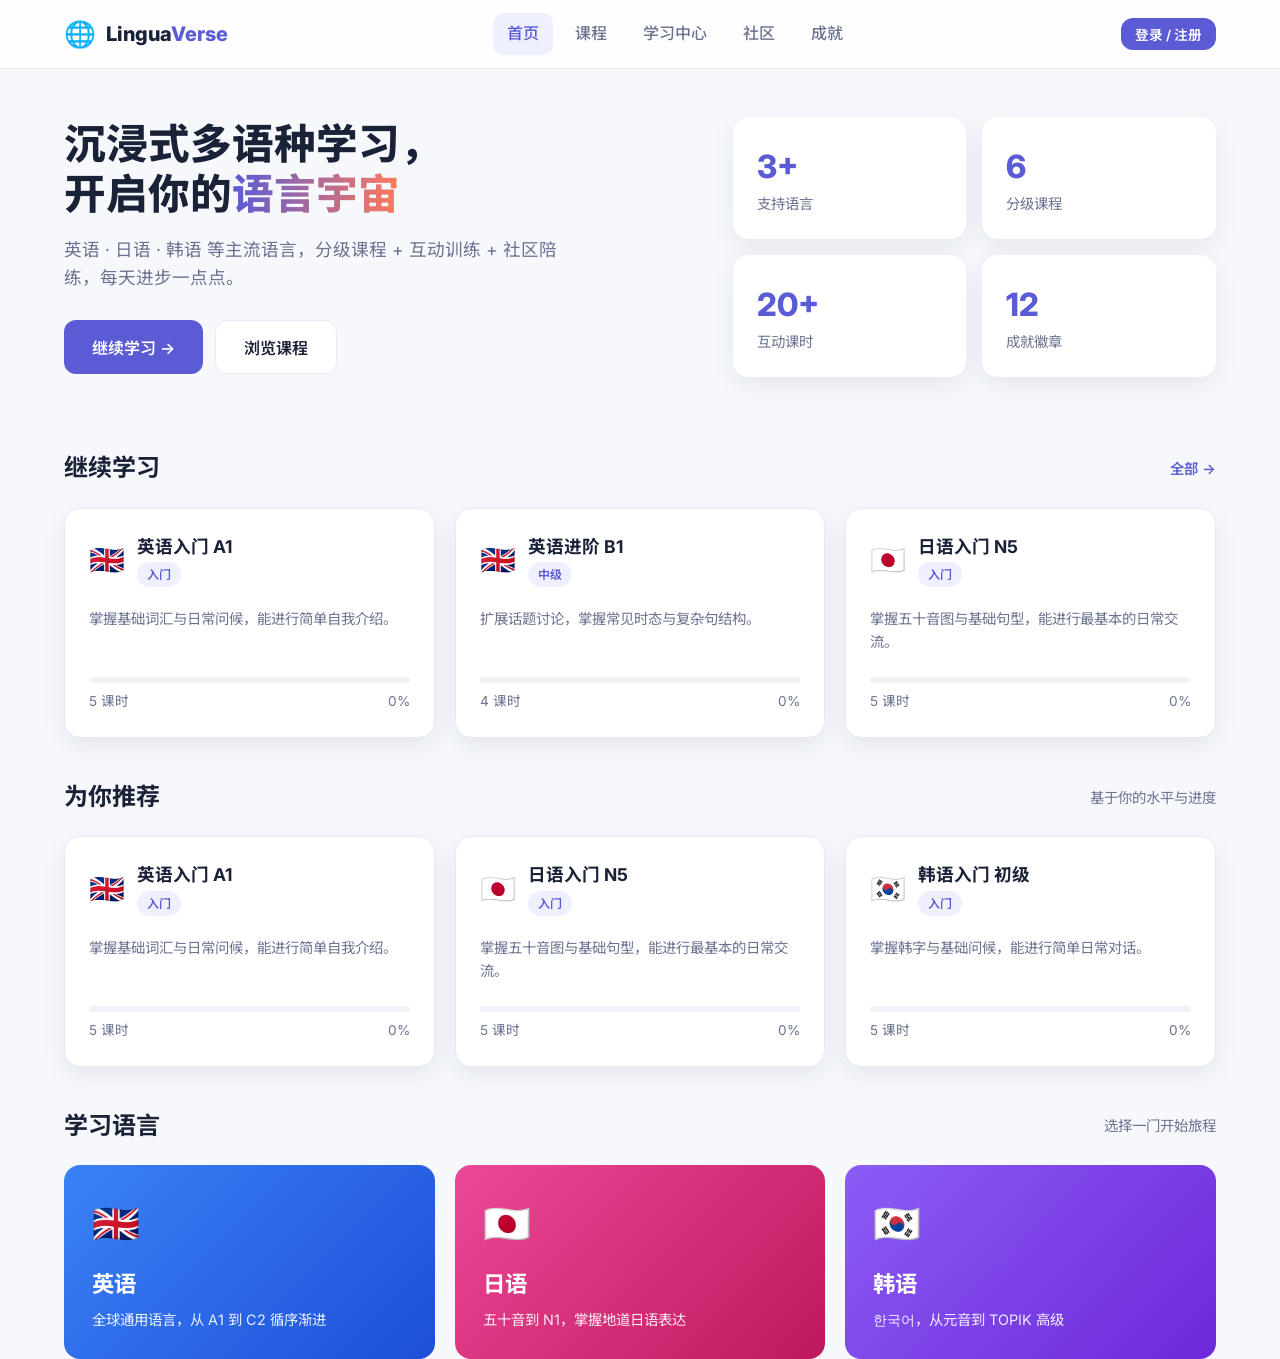
<file: index.html>
<!DOCTYPE html>
<html lang="zh-CN">
<head>
<meta charset="UTF-8" />
<meta name="viewport" content="width=device-width, initial-scale=1.0" />
<title>LinguaVerse · 多语种沉浸式学习平台</title>
<link rel="stylesheet" href="css/style.css" />
<link href="https://fonts.googleapis.com/css2?family=Inter:wght@400;500;600;700;800&family=Noto+Sans+SC:wght@400;500;700&display=swap" rel="stylesheet">
</head>
<body>

<!-- ============ 顶栏导航 ============ -->
<header class="topbar" id="topbar">
  <div class="container nav-inner">
    <a class="brand" data-route="home">
      <span class="brand-logo">🌐</span>
      <span class="brand-text">Lingua<span>Verse</span></span>
    </a>
    <nav class="nav-links" id="navLinks">
      <a data-route="home">首页</a>
      <a data-route="courses">课程</a>
      <a data-route="learn">学习中心</a>
      <a data-route="community">社区</a>
      <a data-route="achievements">成就</a>
    </nav>
    <div class="nav-user" id="navUser"></div>
  </div>
</header>

<main class="container main-content" id="app"></main>

<!-- ============ 认证弹窗 ============ -->
<div class="modal-mask" id="authModal">
  <div class="modal auth-modal">
    <button class="modal-close" data-close-auth>✕</button>
    <div class="auth-tabs">
      <button class="auth-tab active" data-auth-tab="login">登录</button>
      <button class="auth-tab" data-auth-tab="register">注册</button>
    </div>
    <div class="auth-form" id="authForm">
      <div class="field">
        <label>用户名</label>
        <input type="text" id="authUser" placeholder="请输入用户名" autocomplete="username" />
      </div>
      <div class="field">
        <label>密码</label>
        <input type="password" id="authPass" placeholder="请输入密码" autocomplete="current-password" />
      </div>
      <div class="field" id="authPassConfirmField" style="display:none">
        <label>确认密码</label>
        <input type="password" id="authPass2" placeholder="再次输入密码" />
      </div>
      <div class="field" id="authNickField" style="display:none">
        <label>昵称</label>
        <input type="text" id="authNick" placeholder="选填" />
      </div>
      <p class="auth-error" id="authError"></p>
      <button class="btn btn-primary btn-block" id="authSubmit">登录</button>
      <p class="auth-hint">提示：数据保存在本地浏览器，可放心体验</p>
    </div>
  </div>
</div>

<!-- ============ Toast ============ -->
<div class="toast" id="toast"></div>

<!-- ============ 模板 ============ -->
<!-- 首页仪表盘 -->
<template id="tpl-home">
  <section class="hero">
    <div class="hero-text">
      <h1>沉浸式多语种学习，<br/>开启你的<span class="grad">语言宇宙</span></h1>
      <p>英语 · 日语 · 韩语 等主流语言，分级课程 + 互动训练 + 社区陪练，每天进步一点点。</p>
      <div class="hero-actions">
        <button class="btn btn-primary btn-lg" data-action="continue">继续学习 →</button>
        <button class="btn btn-ghost btn-lg" data-route="courses">浏览课程</button>
      </div>
    </div>
    <div class="hero-stats" id="heroStats"></div>
  </section>

  <section class="section">
    <div class="section-head">
      <h2>继续学习</h2>
      <a class="link" data-route="learn">全部 →</a>
    </div>
    <div class="grid grid-3" id="continueGrid"></div>
  </section>

  <section class="section">
    <div class="section-head">
      <h2>为你推荐</h2>
      <span class="muted">基于你的水平与进度</span>
    </div>
    <div class="grid grid-3" id="recommendGrid"></div>
  </section>

  <section class="section">
    <div class="section-head">
      <h2>学习语言</h2>
      <span class="muted">选择一门开始旅程</span>
    </div>
    <div class="lang-row" id="langRow"></div>
  </section>
</template>

<!-- 课程页 -->
<template id="tpl-courses">
  <section class="section">
    <div class="section-head">
      <h2>全部课程</h2>
      <div class="filter-bar" id="courseFilter"></div>
    </div>
    <div class="grid grid-3" id="courseGrid"></div>
  </section>
</template>

<!-- 课程详情 -->
<template id="tpl-course-detail">
  <section class="course-detail" id="courseDetail"></section>
</template>

<!-- 学习中心 -->
<template id="tpl-learn">
  <section class="section">
    <h2>学习中心</h2>
    <p class="muted">选择一个互动模块开始训练</p>
    <div class="grid grid-4" id="moduleGrid"></div>
  </section>
  <section class="section">
    <div class="section-head"><h2>我的进度</h2></div>
    <div id="myProgress"></div>
  </section>
</template>

<!-- 社区 -->
<template id="tpl-community">
  <section class="section">
    <div class="section-head">
      <h2>语言社区</h2>
      <button class="btn btn-primary btn-sm" id="newPostBtn">+ 发布动态</button>
    </div>
    <div class="community-layout">
      <div class="feed" id="feed"></div>
      <aside class="sidebar">
        <div class="card">
          <h3>活跃语言</h3>
          <div id="langTags"></div>
        </div>
        <div class="card">
          <h3>本周榜单</h3>
          <ol id="leaderboard"></ol>
        </div>
      </aside>
    </div>
  </section>
</template>

<!-- 成就 -->
<template id="tpl-achievements">
  <section class="section">
    <h2>我的成就</h2>
    <div class="ach-summary" id="achSummary"></div>
    <div class="grid grid-4" id="achGrid"></div>
  </section>
</template>

<script src="js/data.js"></script>
<script src="js/auth.js"></script>
<script src="js/modules.js"></script>
<script src="js/app.js"></script>
</body>
</html>
</file>
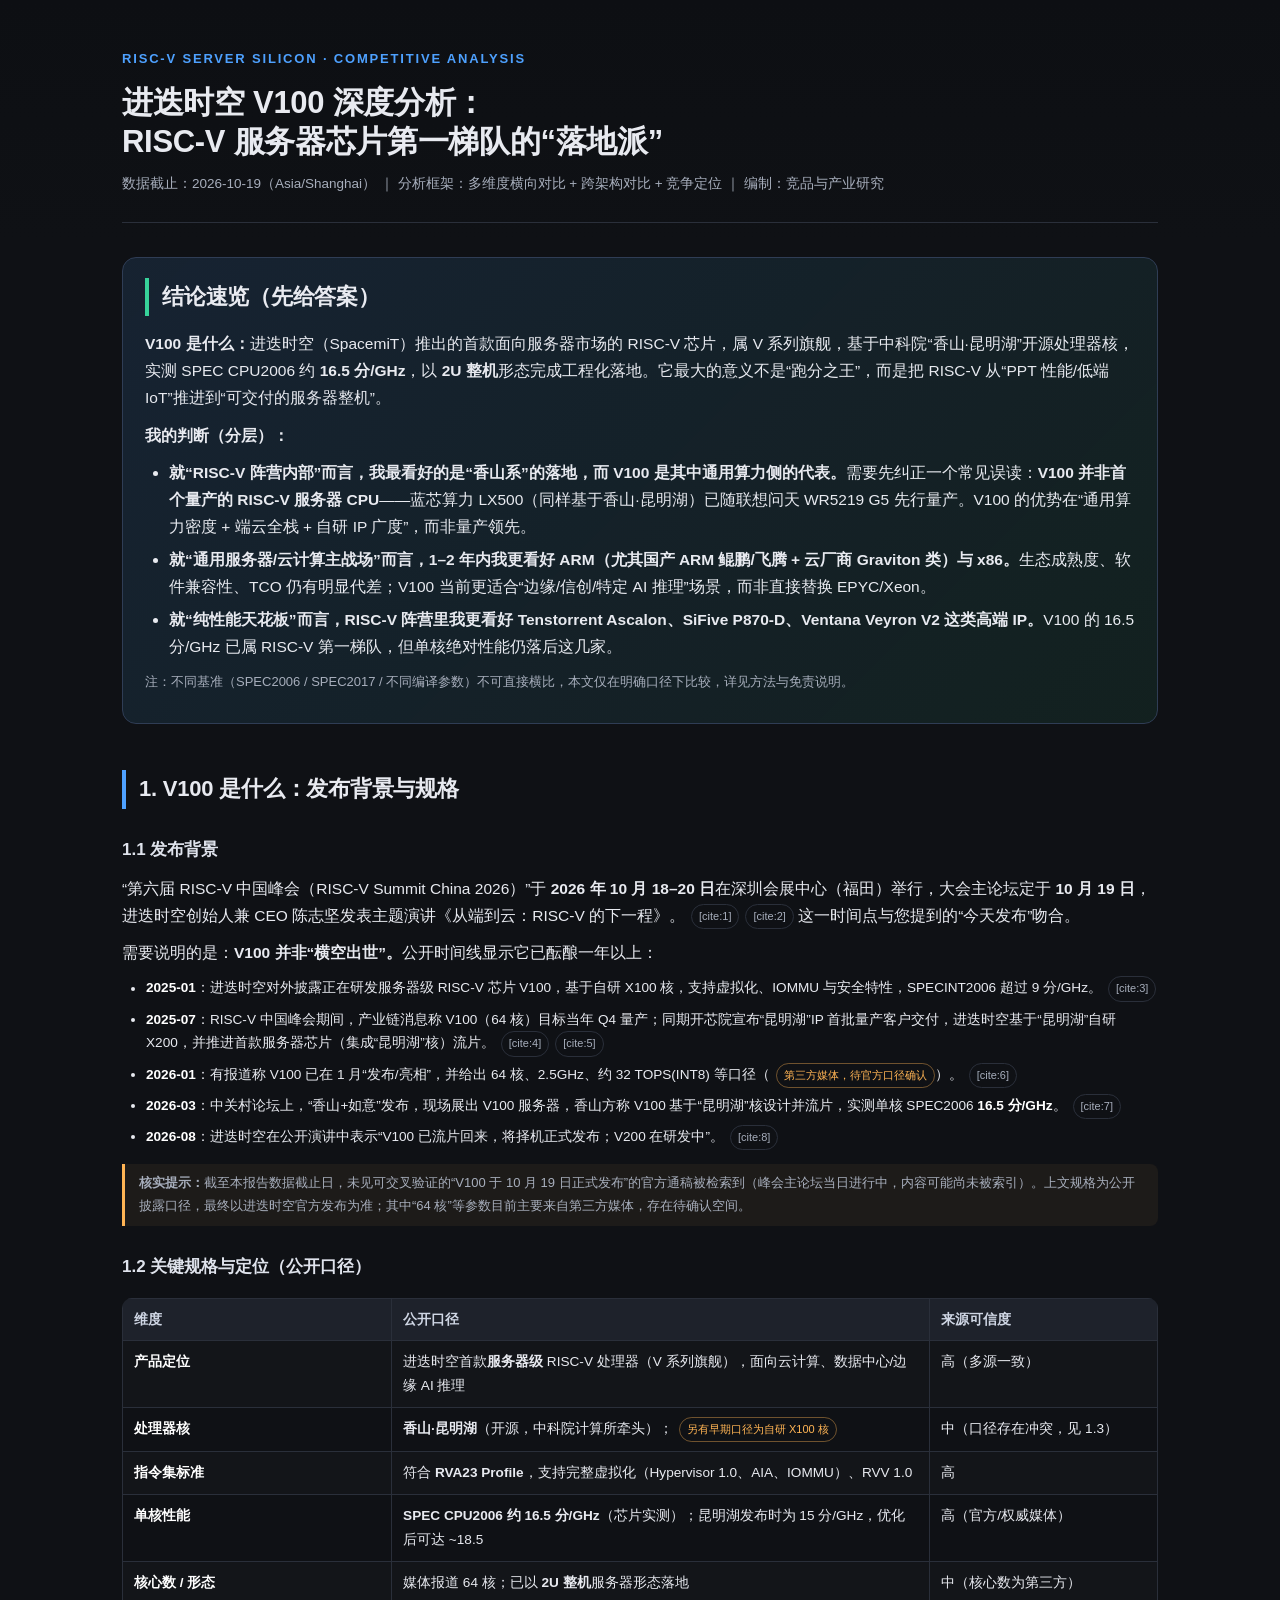
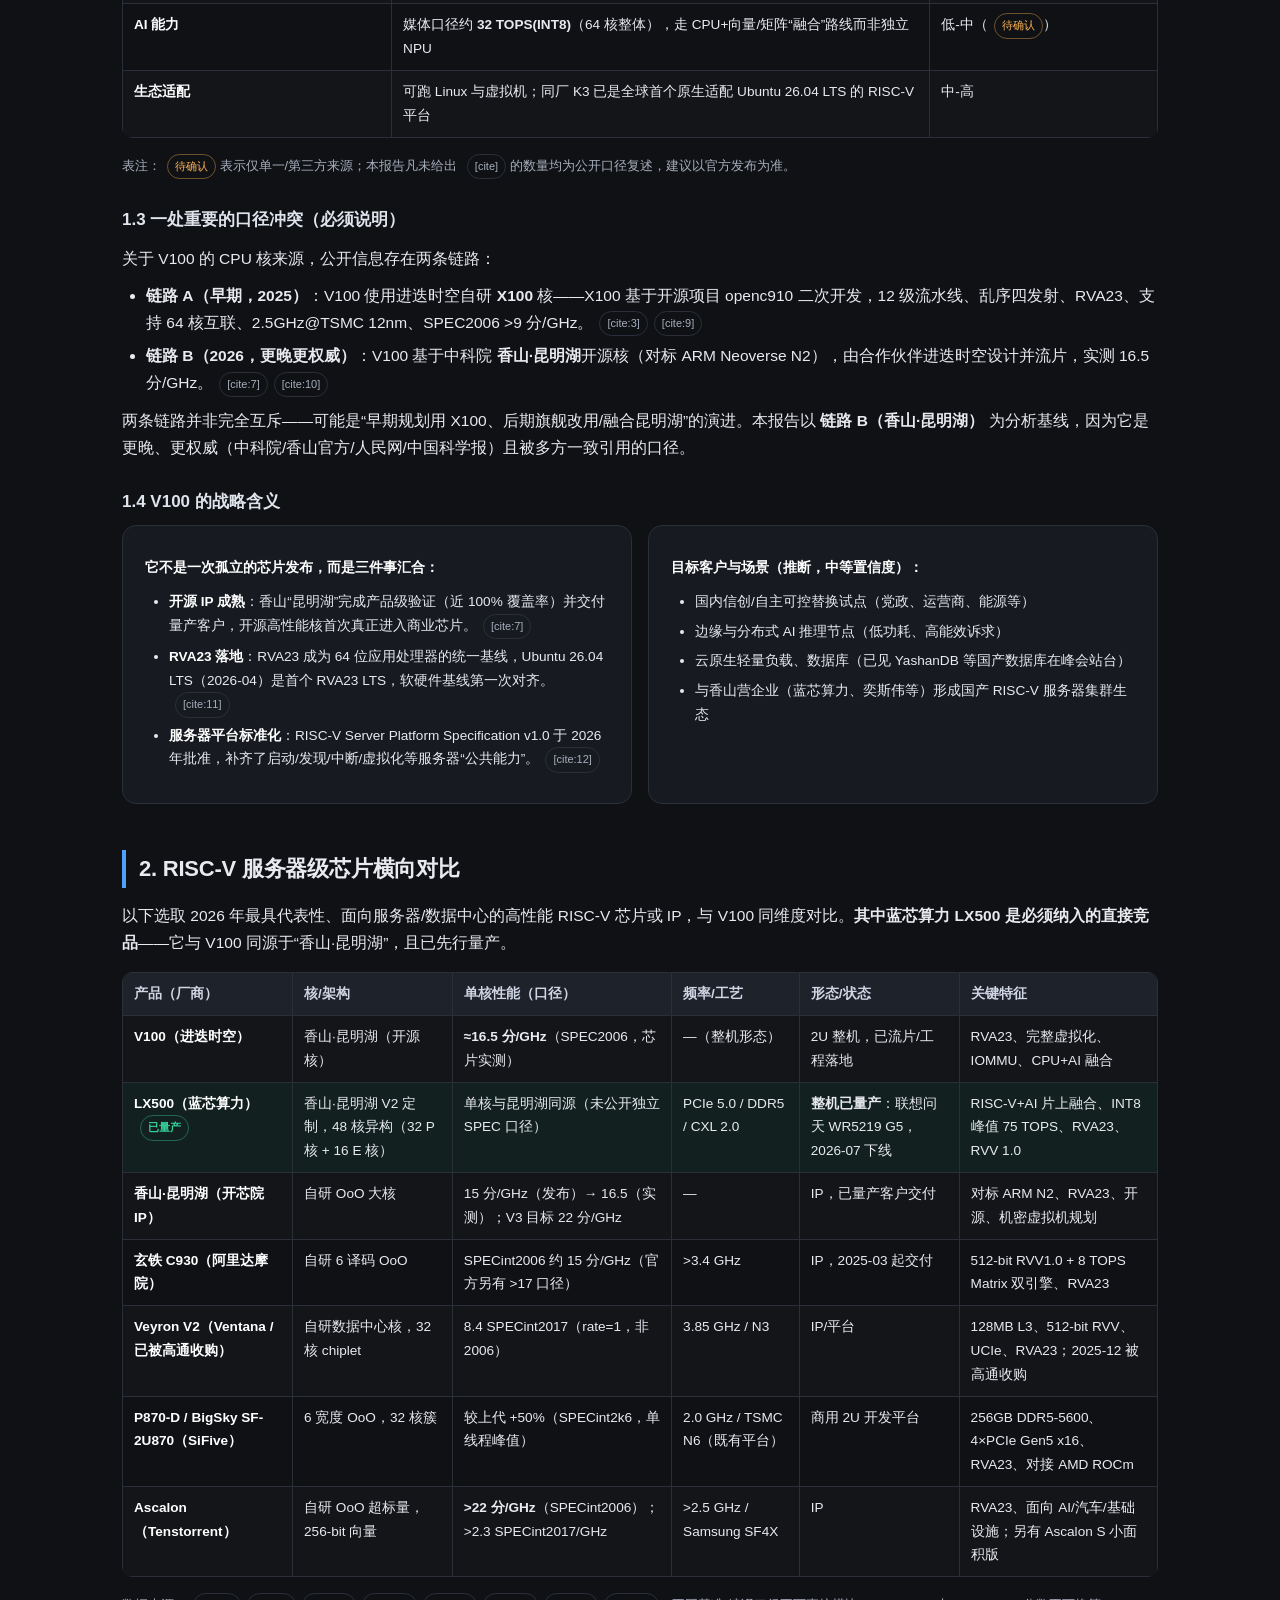
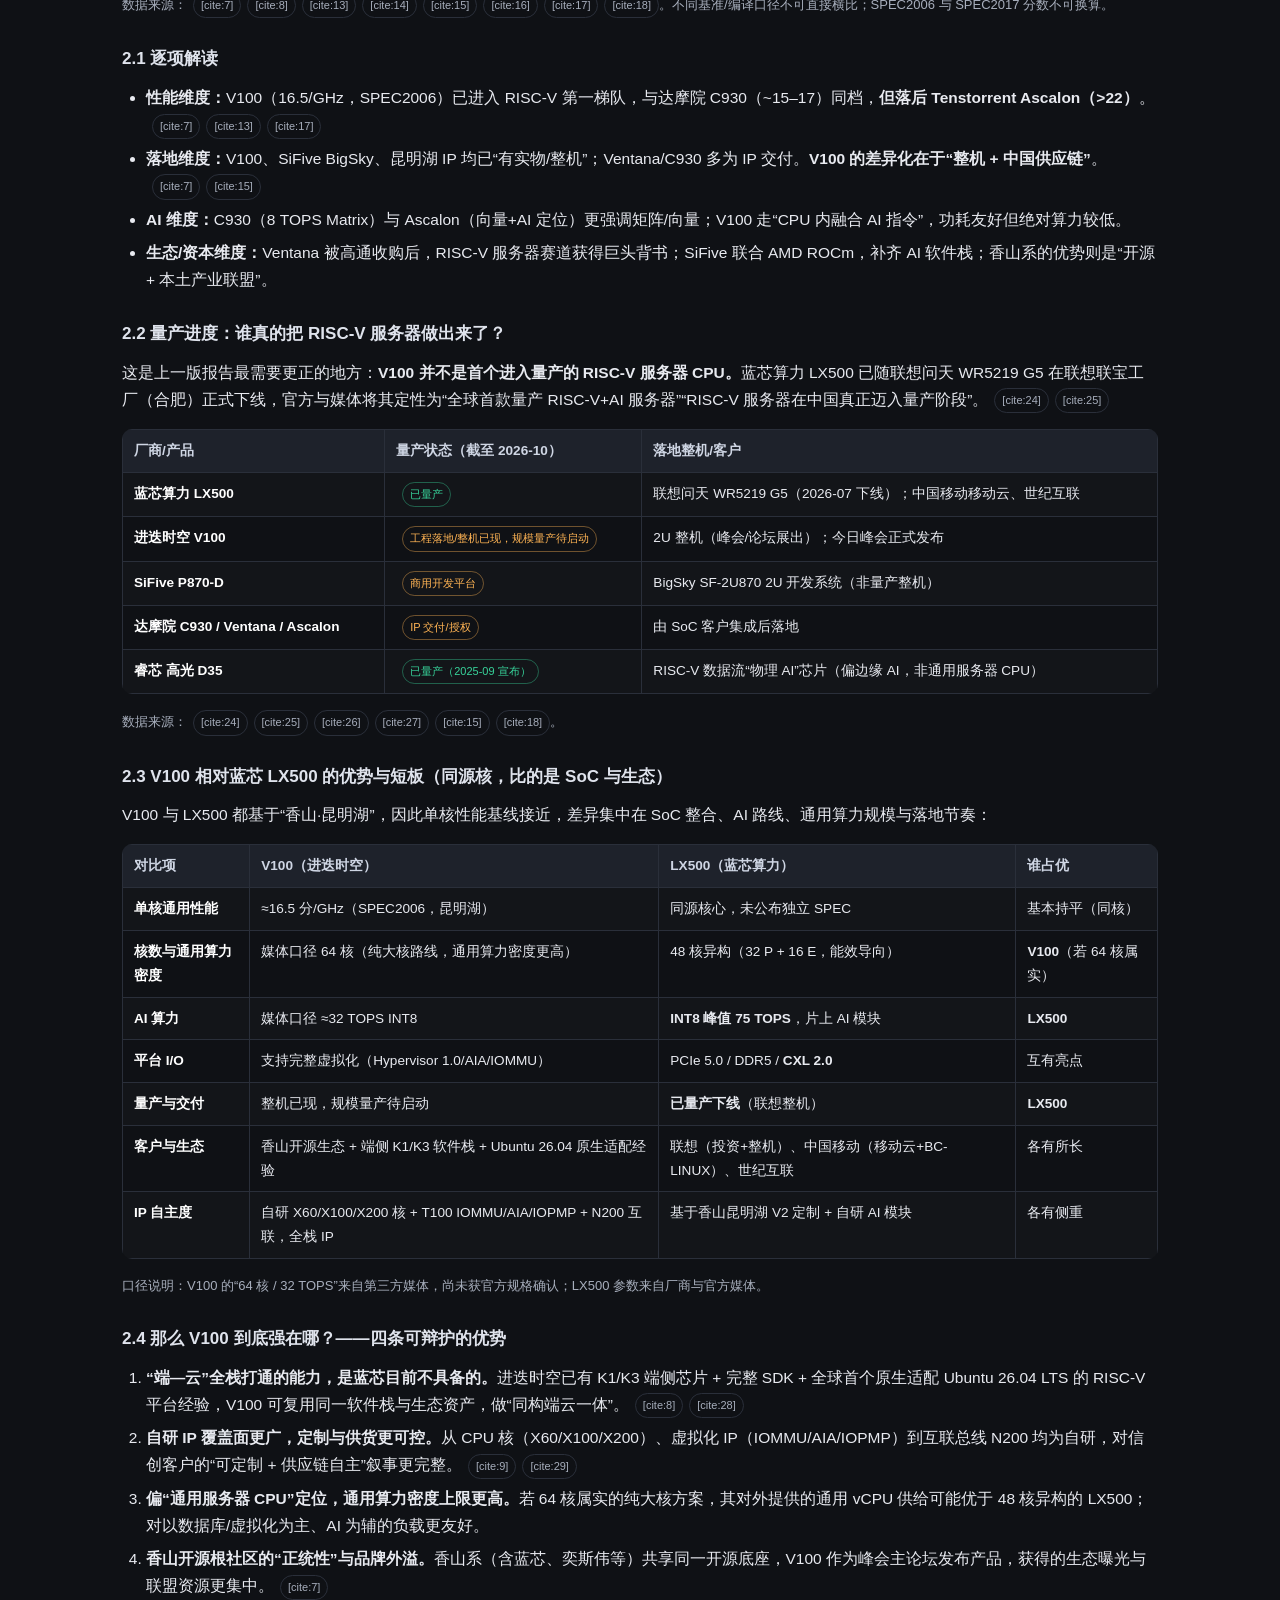
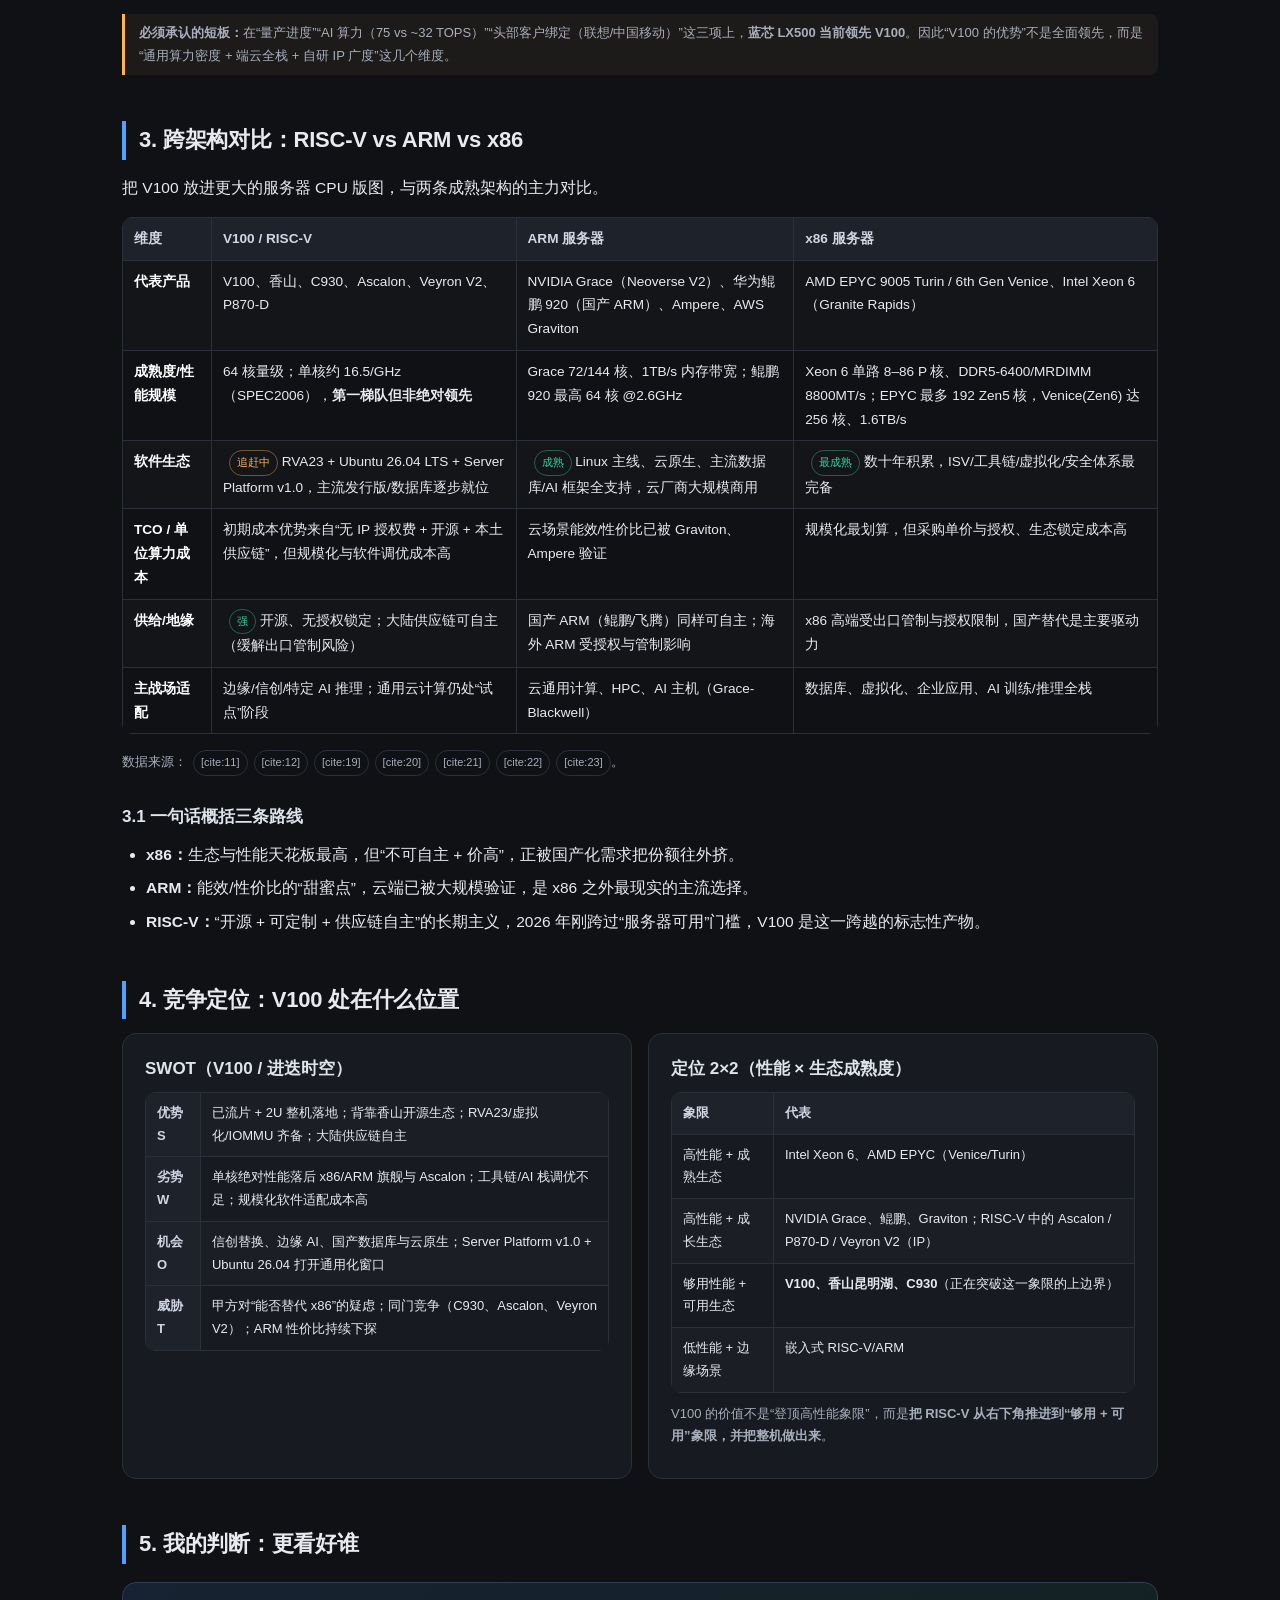
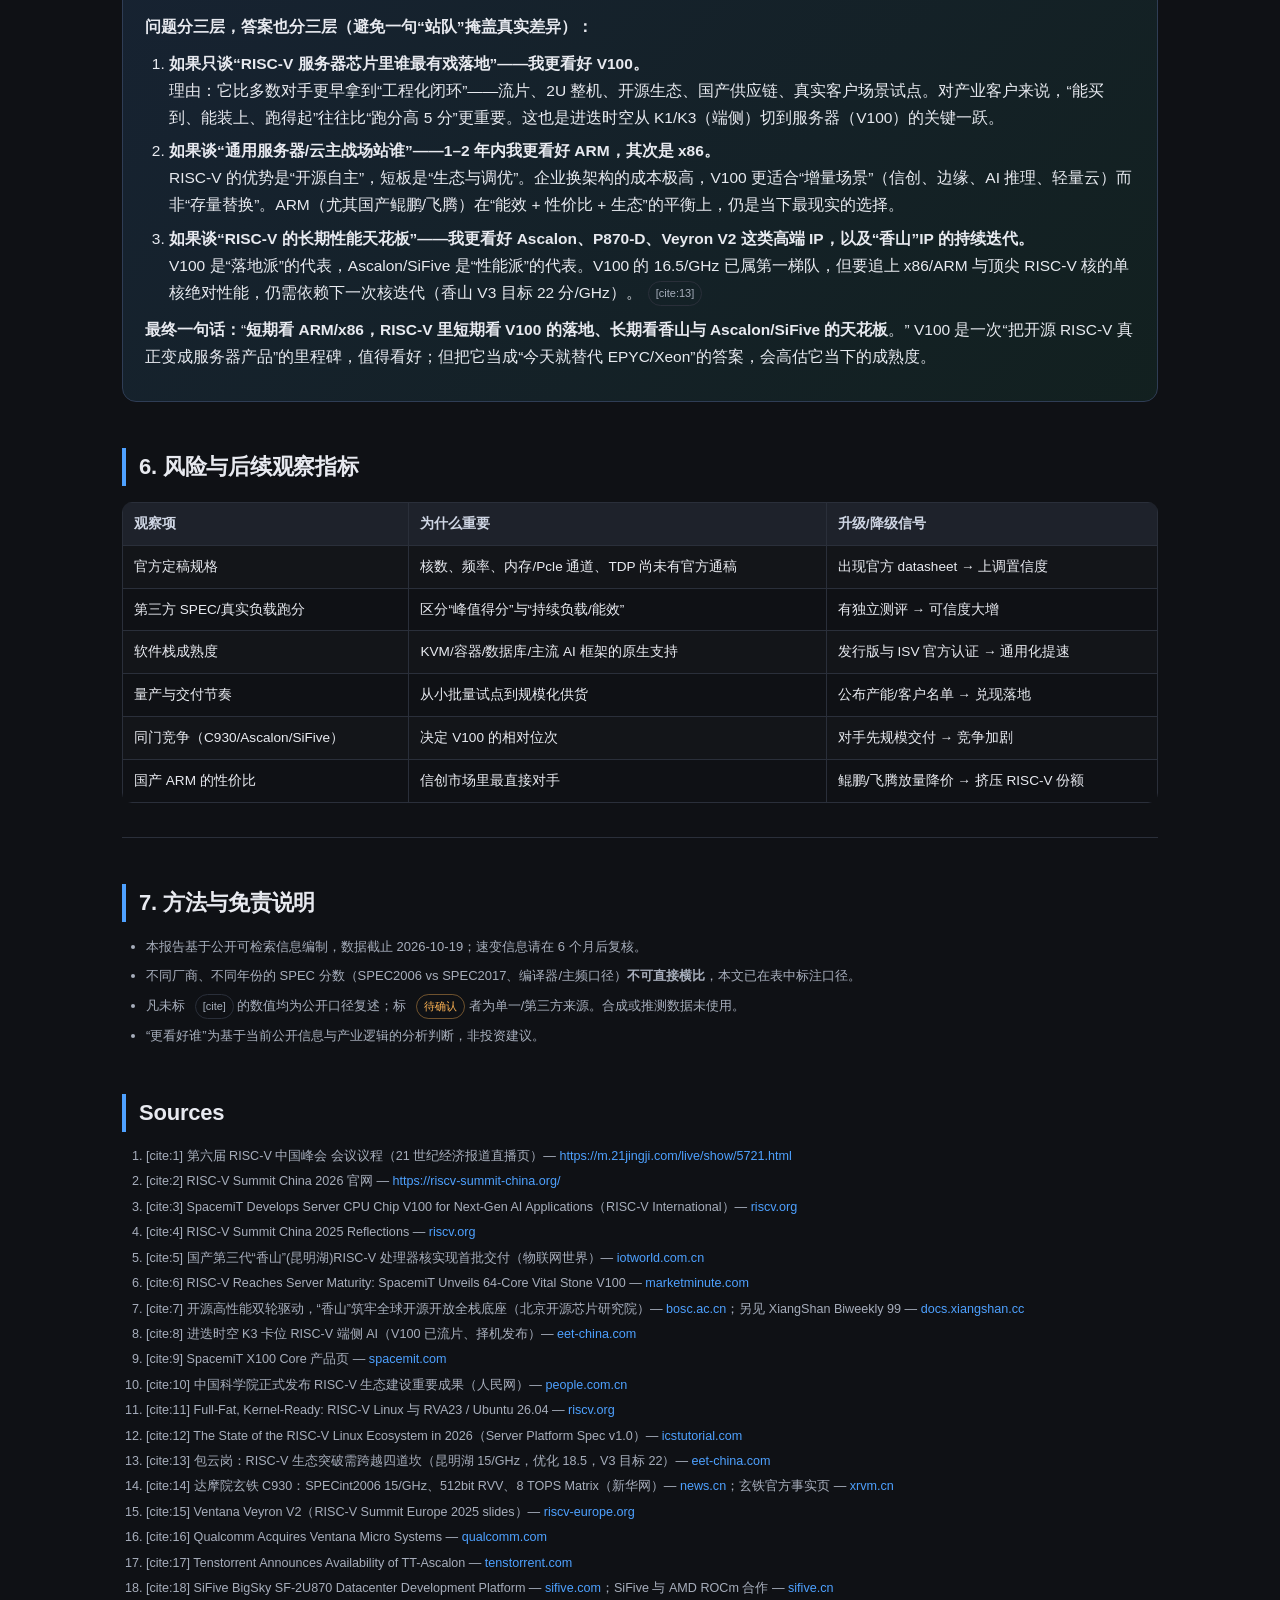
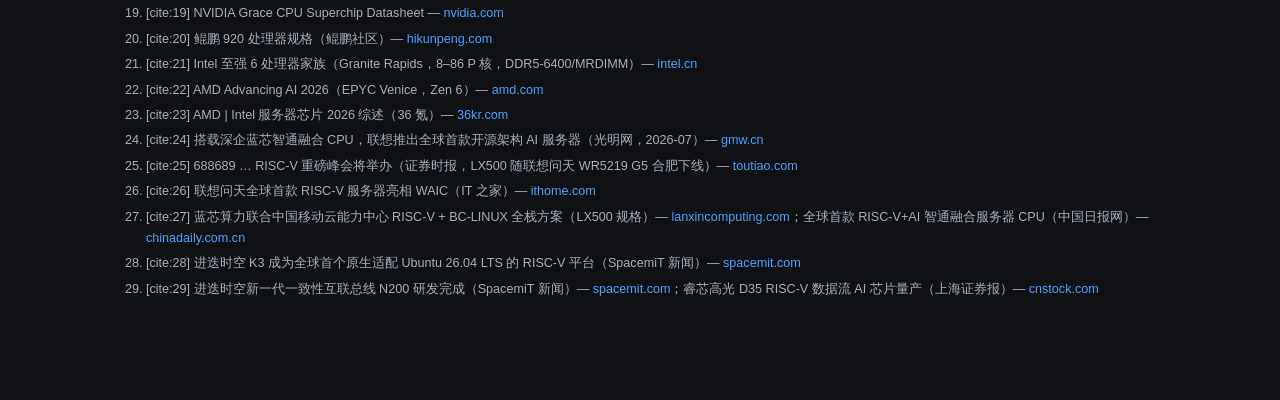
<file: spacemit-v100-server-analysis.html>
<!DOCTYPE html>
<html lang="zh-CN">
<head>
<meta charset="UTF-8">
<meta name="viewport" content="width=device-width, initial-scale=1.0">
<title>进迭时空 V100 深度分析与服务器芯片对比</title>
<style>
  :root{
    --bg:#0f1115; --panel:#171a21; --panel2:#1e222b; --ink:#e8eaf0; --sub:#a7aebc;
    --line:#2a2f3a; --accent:#4ea1ff; --accent2:#37d39a; --warn:#ffb454; --bad:#ff6b6b;
    --good:#37d39a; --mid:#ffb454; --low:#ff6b6b;
  }
  *{box-sizing:border-box}
  body{margin:0;background:linear-gradient(180deg,#0d0f13,#0f1115 240px);color:var(--ink);
    font-family:-apple-system,BlinkMacSystemFont,"Segoe UI","PingFang SC","Hiragino Sans GB","Microsoft YaHei",sans-serif;
    line-height:1.75;font-size:15.5px;-webkit-font-smoothing:antialiased}
  .wrap{max-width:1080px;margin:0 auto;padding:48px 22px 90px}
  header.top{border-bottom:1px solid var(--line);padding-bottom:26px;margin-bottom:34px}
  .kicker{color:var(--accent);font-size:13px;letter-spacing:.14em;text-transform:uppercase;font-weight:600}
  h1{font-size:31px;line-height:1.28;margin:12px 0 10px;font-weight:750;letter-spacing:-.01em}
  .meta{color:var(--sub);font-size:13.5px}
  h2{font-size:22px;margin:46px 0 14px;padding-left:13px;border-left:4px solid var(--accent);font-weight:700;letter-spacing:-.01em}
  h3{font-size:17px;margin:26px 0 8px;color:#dfe3ec;font-weight:650}
  p{margin:10px 0}
  a{color:var(--accent);text-decoration:none}
  a:hover{text-decoration:underline}
  ul,ol{margin:10px 0;padding-left:24px}
  li{margin:6px 0}
  .card{background:var(--panel);border:1px solid var(--line);border-radius:14px;padding:20px 22px;margin:18px 0}
  .verdict{background:linear-gradient(135deg,rgba(78,161,255,.12),rgba(55,211,154,.08));border:1px solid #2f3d55}
  .verdict h2{border-left-color:var(--accent2)}
  table{width:100%;border-collapse:collapse;margin:16px 0;font-size:13.6px;overflow:hidden;border-radius:10px}
  th,td{border:1px solid var(--line);padding:9px 11px;text-align:left;vertical-align:top}
  th{background:var(--panel2);color:#cfd6e4;font-weight:650}
  tbody tr:nth-child(odd){background:rgba(255,255,255,.015)}
  td.hl{color:#fff;font-weight:600}
  .tag{display:inline-block;font-size:11px;padding:2px 7px;border-radius:999px;border:1px solid var(--line);color:var(--sub);margin-left:6px;vertical-align:middle}
  .t-ok{color:var(--good);border-color:rgba(55,211,154,.4)}
  .t-mid{color:var(--mid);border-color:rgba(255,180,84,.4)}
  .t-low{color:var(--low);border-color:rgba(255,107,107,.4)}
  .t-dis{color:var(--warn);border-color:rgba(255,180,84,.4)}
  .bar{height:8px;border-radius:6px;background:#232833;overflow:hidden;min-width:70px}
  .bar>i{display:block;height:100%;background:linear-gradient(90deg,#4ea1ff,#37d39a)}
  .note{font-size:13px;color:var(--sub);border-left:3px solid var(--warn);padding:8px 14px;background:rgba(255,180,84,.06);border-radius:0 8px 8px 0;margin:14px 0}
  .grid{display:grid;grid-template-columns:1fr 1fr;gap:16px}
  @media(max-width:760px){.grid{grid-template-columns:1fr}}
  .kv{font-size:13.6px}
  .kv b{color:#fff}
  .src{font-size:12.6px;color:var(--sub);line-height:1.7}
  .src li{margin:4px 0}
  code{background:#20242e;padding:1px 6px;border-radius:5px;font-size:13px;color:#c7d0e0}
  .pill{display:inline-block;background:#20242e;border:1px solid var(--line);border-radius:8px;padding:3px 10px;font-size:12.5px;margin:3px 6px 3px 0;color:#c8d0de}
  hr{border:0;border-top:1px solid var(--line);margin:34px 0}
  .small{font-size:13px;color:var(--sub)}
</style>
</head>
<body>
<div class="wrap">

<header class="top">
  <div class="kicker">RISC-V Server Silicon · Competitive Analysis</div>
  <h1>进迭时空 V100 深度分析：<br>RISC-V 服务器芯片第一梯队的“落地派”</h1>
  <div class="meta">数据截止：2026-10-19（Asia/Shanghai） ｜ 分析框架：多维度横向对比 + 跨架构对比 + 竞争定位 ｜ 编制：竞品与产业研究</div>
</header>

<div class="card verdict">
  <h2 style="margin-top:0">结论速览（先给答案）</h2>
  <p><b>V100 是什么：</b>进迭时空（SpacemiT）推出的首款面向服务器市场的 RISC-V 芯片，属 V 系列旗舰，基于中科院“香山·昆明湖”开源处理器核，实测 SPEC CPU2006 约 <b>16.5 分/GHz</b>，以 <b>2U 整机</b>形态完成工程化落地。它最大的意义不是“跑分之王”，而是把 RISC-V 从“PPT 性能/低端 IoT”推进到“可交付的服务器整机”。</p>
  <p><b>我的判断（分层）：</b></p>
  <ul>
    <li><b>就“RISC-V 阵营内部”而言，我最看好的是“香山系”的落地，而 V100 是其中通用算力侧的代表。</b>需要先纠正一个常见误读：<b>V100 并非首个量产的 RISC-V 服务器 CPU</b>——蓝芯算力 LX500（同样基于香山·昆明湖）已随联想问天 WR5219 G5 先行量产。V100 的优势在“通用算力密度 + 端云全栈 + 自研 IP 广度”，而非量产领先。</li>
    <li><b>就“通用服务器/云计算主战场”而言，1–2 年内我更看好 ARM（尤其国产 ARM 鲲鹏/飞腾 + 云厂商 Graviton 类）与 x86。</b>生态成熟度、软件兼容性、TCO 仍有明显代差；V100 当前更适合“边缘/信创/特定 AI 推理”场景，而非直接替换 EPYC/Xeon。</li>
    <li><b>就“纯性能天花板”而言，RISC-V 阵营里我更看好 Tenstorrent Ascalon、SiFive P870-D、Ventana Veyron V2 这类高端 IP。</b>V100 的 16.5 分/GHz 已属 RISC-V 第一梯队，但单核绝对性能仍落后这几家。</li>
  </ul>
  <p class="small">注：不同基准（SPEC2006 / SPEC2017 / 不同编译参数）不可直接横比，本文仅在明确口径下比较，详见方法与免责说明。</p>
</div>

<h2>1. V100 是什么：发布背景与规格</h2>

<h3>1.1 发布背景</h3>
<p>“第六届 RISC-V 中国峰会（RISC-V Summit China 2026）”于 <b>2026 年 10 月 18–20 日</b>在深圳会展中心（福田）举行，大会主论坛定于 <b>10 月 19 日</b>，进迭时空创始人兼 CEO 陈志坚发表主题演讲《从端到云：RISC-V 的下一程》。<span class="tag">[cite:1]</span><span class="tag">[cite:2]</span> 这一时间点与您提到的“今天发布”吻合。</p>
<p>需要说明的是：<b>V100 并非“横空出世”。</b>公开时间线显示它已酝酿一年以上：</p>
<ul class="kv">
  <li><b>2025-01</b>：进迭时空对外披露正在研发服务器级 RISC-V 芯片 V100，基于自研 X100 核，支持虚拟化、IOMMU 与安全特性，SPECINT2006 超过 9 分/GHz。<span class="tag">[cite:3]</span></li>
  <li><b>2025-07</b>：RISC-V 中国峰会期间，产业链消息称 V100（64 核）目标当年 Q4 量产；同期开芯院宣布“昆明湖”IP 首批量产客户交付，进迭时空基于“昆明湖”自研 X200，并推进首款服务器芯片（集成“昆明湖”核）流片。<span class="tag">[cite:4]</span><span class="tag">[cite:5]</span></li>
  <li><b>2026-01</b>：有报道称 V100 已在 1 月“发布/亮相”，并给出 64 核、2.5GHz、约 32 TOPS(INT8) 等口径（<span class="tag t-dis">第三方媒体，待官方口径确认</span>）。<span class="tag">[cite:6]</span></li>
  <li><b>2026-03</b>：中关村论坛上，“香山+如意”发布，现场展出 V100 服务器，香山方称 V100 基于“昆明湖”核设计并流片，实测单核 SPEC2006 <b>16.5 分/GHz</b>。<span class="tag">[cite:7]</span></li>
  <li><b>2026-08</b>：进迭时空在公开演讲中表示“V100 已流片回来，将择机正式发布；V200 在研发中”。<span class="tag">[cite:8]</span></li>
</ul>
<div class="note"><b>核实提示：</b>截至本报告数据截止日，未见可交叉验证的“V100 于 10 月 19 日正式发布”的官方通稿被检索到（峰会主论坛当日进行中，内容可能尚未被索引）。上文规格为公开披露口径，最终以进迭时空官方发布为准；其中“64 核”等参数目前主要来自第三方媒体，存在待确认空间。</div>

<h3>1.2 关键规格与定位（公开口径）</h3>
<table>
  <thead><tr><th style="width:26%">维度</th><th>公开口径</th><th style="width:22%">来源可信度</th></tr></thead>
  <tbody>
    <tr><td class="hl">产品定位</td><td>进迭时空首款<b>服务器级</b> RISC-V 处理器（V 系列旗舰），面向云计算、数据中心/边缘 AI 推理</td><td>高（多源一致）</td></tr>
    <tr><td class="hl">处理器核</td><td><b>香山·昆明湖</b>（开源，中科院计算所牵头）；<span class="tag t-dis">另有早期口径为自研 X100 核</span></td><td>中（口径存在冲突，见 1.3）</td></tr>
    <tr><td class="hl">指令集标准</td><td>符合 <b>RVA23 Profile</b>，支持完整虚拟化（Hypervisor 1.0、AIA、IOMMU）、RVV 1.0</td><td>高</td></tr>
    <tr><td class="hl">单核性能</td><td><b>SPEC CPU2006 约 16.5 分/GHz</b>（芯片实测）；昆明湖发布时为 15 分/GHz，优化后可达 ~18.5</td><td>高（官方/权威媒体）</td></tr>
    <tr><td class="hl">核心数 / 形态</td><td>媒体报道 64 核；已以 <b>2U 整机</b>服务器形态落地</td><td>中（核心数为第三方）</td></tr>
    <tr><td class="hl">AI 能力</td><td>媒体口径约 <b>32 TOPS(INT8)</b>（64 核整体），走 CPU+向量/矩阵“融合”路线而非独立 NPU</td><td>低-中（<span class="tag t-dis">待确认</span>）</td></tr>
    <tr><td class="hl">生态适配</td><td>可跑 Linux 与虚拟机；同厂 K3 已是全球首个原生适配 Ubuntu 26.04 LTS 的 RISC-V 平台</td><td>中-高</td></tr>
  </tbody>
</table>
<p class="small">表注：<span class="tag t-dis">待确认</span> 表示仅单一/第三方来源；本报告凡未给出 <span class="tag">[cite]</span> 的数量均为公开口径复述，建议以官方发布为准。</p>

<h3>1.3 一处重要的口径冲突（必须说明）</h3>
<p>关于 V100 的 CPU 核来源，公开信息存在两条链路：</p>
<ul>
  <li><b>链路 A（早期，2025）</b>：V100 使用进迭时空自研 <b>X100</b> 核——X100 基于开源项目 openc910 二次开发，12 级流水线、乱序四发射、RVA23、支持 64 核互联、2.5GHz@TSMC 12nm、SPEC2006 &gt;9 分/GHz。<span class="tag">[cite:3]</span><span class="tag">[cite:9]</span></li>
  <li><b>链路 B（2026，更晚更权威）</b>：V100 基于中科院 <b>香山·昆明湖</b>开源核（对标 ARM Neoverse N2），由合作伙伴进迭时空设计并流片，实测 16.5 分/GHz。<span class="tag">[cite:7]</span><span class="tag">[cite:10]</span></li>
</ul>
<p>两条链路并非完全互斥——可能是“早期规划用 X100、后期旗舰改用/融合昆明湖”的演进。本报告以 <b>链路 B（香山·昆明湖）</b> 为分析基线，因为它是更晚、更权威（中科院/香山官方/人民网/中国科学报）且被多方一致引用的口径。</p>

<h3>1.4 V100 的战略含义</h3>
<div class="grid">
  <div class="card" style="margin:0">
    <p class="kv"><b>它不是一次孤立的芯片发布，而是三件事汇合：</b></p>
    <ul class="kv">
      <li><b>开源 IP 成熟</b>：香山“昆明湖”完成产品级验证（近 100% 覆盖率）并交付量产客户，开源高性能核首次真正进入商业芯片。<span class="tag">[cite:7]</span></li>
      <li><b>RVA23 落地</b>：RVA23 成为 64 位应用处理器的统一基线，Ubuntu 26.04 LTS（2026-04）是首个 RVA23 LTS，软硬件基线第一次对齐。<span class="tag">[cite:11]</span></li>
      <li><b>服务器平台标准化</b>：RISC-V Server Platform Specification v1.0 于 2026 年批准，补齐了启动/发现/中断/虚拟化等服务器“公共能力”。<span class="tag">[cite:12]</span></li>
    </ul>
  </div>
  <div class="card" style="margin:0">
    <p class="kv"><b>目标客户与场景（推断，中等置信度）：</b></p>
    <ul class="kv">
      <li>国内信创/自主可控替换试点（党政、运营商、能源等）</li>
      <li>边缘与分布式 AI 推理节点（低功耗、高能效诉求）</li>
      <li>云原生轻量负载、数据库（已见 YashanDB 等国产数据库在峰会站台）</li>
      <li>与香山营企业（蓝芯算力、奕斯伟等）形成国产 RISC-V 服务器集群生态</li>
    </ul>
  </div>
</div>

<h2>2. RISC-V 服务器级芯片横向对比</h2>
<p>以下选取 2026 年最具代表性、面向服务器/数据中心的高性能 RISC-V 芯片或 IP，与 V100 同维度对比。<b>其中蓝芯算力 LX500 是必须纳入的直接竞品</b>——它与 V100 同源于“香山·昆明湖”，且已先行量产。</p>

<table>
  <thead>
    <tr>
      <th>产品（厂商）</th><th>核/架构</th><th>单核性能（口径）</th><th>频率/工艺</th><th>形态/状态</th><th>关键特征</th>
    </tr>
  </thead>
  <tbody>
    <tr>
      <td class="hl">V100（进迭时空）</td>
      <td>香山·昆明湖（开源核）</td>
      <td><b>≈16.5 分/GHz</b>（SPEC2006，芯片实测）</td>
      <td>—（整机形态）</td>
      <td>2U 整机，已流片/工程落地</td>
      <td>RVA23、完整虚拟化、IOMMU、CPU+AI 融合</td>
    </tr>
    <tr style="background:rgba(55,211,154,.08)">
      <td class="hl">LX500（蓝芯算力）<span class="tag t-ok">已量产</span></td>
      <td>香山·昆明湖 V2 定制，48 核异构（32 P 核 + 16 E 核）</td>
      <td>单核与昆明湖同源（未公开独立 SPEC 口径）</td>
      <td>PCIe 5.0 / DDR5 / CXL 2.0</td>
      <td><b>整机已量产</b>：联想问天 WR5219 G5，2026-07 下线</td>
      <td>RISC-V+AI 片上融合、INT8 峰值 75 TOPS、RVA23、RVV 1.0</td>
    </tr>
    <tr>
      <td class="hl">香山·昆明湖（开芯院 IP）</td>
      <td>自研 OoO 大核</td>
      <td>15 分/GHz（发布）→ 16.5（实测）；V3 目标 22 分/GHz</td>
      <td>—</td>
      <td>IP，已量产客户交付</td>
      <td>对标 ARM N2、RVA23、开源、机密虚拟机规划</td>
    </tr>
    <tr>
      <td class="hl">玄铁 C930（阿里达摩院）</td>
      <td>自研 6 译码 OoO</td>
      <td>SPECint2006 约 15 分/GHz（官方另有 &gt;17 口径）</td>
      <td>&gt;3.4 GHz</td>
      <td>IP，2025-03 起交付</td>
      <td>512-bit RVV1.0 + 8 TOPS Matrix 双引擎、RVA23</td>
    </tr>
    <tr>
      <td class="hl">Veyron V2（Ventana / 已被高通收购）</td>
      <td>自研数据中心核，32 核 chiplet</td>
      <td>8.4 SPECint2017（rate=1，非 2006）</td>
      <td>3.85 GHz / N3</td>
      <td>IP/平台</td>
      <td>128MB L3、512-bit RVV、UCIe、RVA23；2025-12 被高通收购</td>
    </tr>
    <tr>
      <td class="hl">P870-D / BigSky SF-2U870（SiFive）</td>
      <td>6 宽度 OoO，32 核簇</td>
      <td>较上代 +50%（SPECint2k6，单线程峰值）</td>
      <td>2.0 GHz / TSMC N6（既有平台）</td>
      <td>商用 2U 开发平台</td>
      <td>256GB DDR5-5600、4×PCIe Gen5 x16、RVA23、对接 AMD ROCm</td>
    </tr>
    <tr>
      <td class="hl">Ascalon（Tenstorrent）</td>
      <td>自研 OoO 超标量，256-bit 向量</td>
      <td><b>&gt;22 分/GHz</b>（SPECint2006）；&gt;2.3 SPECint2017/GHz</td>
      <td>&gt;2.5 GHz / Samsung SF4X</td>
      <td>IP</td>
      <td>RVA23、面向 AI/汽车/基础设施；另有 Ascalon S 小面积版</td>
    </tr>
  </tbody>
</table>
<p class="small">数据来源：<span class="tag">[cite:7]</span><span class="tag">[cite:8]</span><span class="tag">[cite:13]</span><span class="tag">[cite:14]</span><span class="tag">[cite:15]</span><span class="tag">[cite:16]</span><span class="tag">[cite:17]</span><span class="tag">[cite:18]</span>。不同基准/编译口径不可直接横比；SPEC2006 与 SPEC2017 分数不可换算。</p>

<h3>2.1 逐项解读</h3>
<ul>
  <li><b>性能维度：</b>V100（16.5/GHz，SPEC2006）已进入 RISC-V 第一梯队，与达摩院 C930（~15–17）同档，<b>但落后 Tenstorrent Ascalon（&gt;22）</b>。<span class="tag">[cite:7]</span><span class="tag">[cite:13]</span><span class="tag">[cite:17]</span></li>
  <li><b>落地维度：</b>V100、SiFive BigSky、昆明湖 IP 均已“有实物/整机”；Ventana/C930 多为 IP 交付。<b>V100 的差异化在于“整机 + 中国供应链”</b>。<span class="tag">[cite:7]</span><span class="tag">[cite:15]</span></li>
  <li><b>AI 维度：</b>C930（8 TOPS Matrix）与 Ascalon（向量+AI 定位）更强调矩阵/向量；V100 走“CPU 内融合 AI 指令”，功耗友好但绝对算力较低。</li>
  <li><b>生态/资本维度：</b>Ventana 被高通收购后，RISC-V 服务器赛道获得巨头背书；SiFive 联合 AMD ROCm，补齐 AI 软件栈；香山系的优势则是“开源 + 本土产业联盟”。</li>
</ul>

<h3>2.2 量产进度：谁真的把 RISC-V 服务器做出来了？</h3>
<p>这是上一版报告最需要更正的地方：<b>V100 并不是首个进入量产的 RISC-V 服务器 CPU。</b>蓝芯算力 LX500 已随联想问天 WR5219 G5 在联想联宝工厂（合肥）正式下线，官方与媒体将其定性为“全球首款量产 RISC-V+AI 服务器”“RISC-V 服务器在中国真正迈入量产阶段”。<span class="tag">[cite:24]</span><span class="tag">[cite:25]</span></p>
<table>
  <thead><tr><th>厂商/产品</th><th>量产状态（截至 2026-10）</th><th>落地整机/客户</th></tr></thead>
  <tbody>
    <tr><td class="hl">蓝芯算力 LX500</td><td><span class="tag t-ok">已量产</span></td><td>联想问天 WR5219 G5（2026-07 下线）；中国移动移动云、世纪互联</td></tr>
    <tr><td class="hl">进迭时空 V100</td><td><span class="tag t-mid">工程落地/整机已现，规模量产待启动</span></td><td>2U 整机（峰会/论坛展出）；今日峰会正式发布</td></tr>
    <tr><td class="hl">SiFive P870-D</td><td><span class="tag t-mid">商用开发平台</span></td><td>BigSky SF-2U870 2U 开发系统（非量产整机）</td></tr>
    <tr><td class="hl">达摩院 C930 / Ventana / Ascalon</td><td><span class="tag t-mid">IP 交付/授权</span></td><td>由 SoC 客户集成后落地</td></tr>
    <tr><td class="hl">睿芯 高光 D35</td><td><span class="tag t-ok">已量产（2025-09 宣布）</span></td><td>RISC-V 数据流“物理 AI”芯片（偏边缘 AI，非通用服务器 CPU）</td></tr>
  </tbody>
</table>
<p class="small">数据来源：<span class="tag">[cite:24]</span><span class="tag">[cite:25]</span><span class="tag">[cite:26]</span><span class="tag">[cite:27]</span><span class="tag">[cite:15]</span><span class="tag">[cite:18]</span>。</p>

<h3>2.3 V100 相对蓝芯 LX500 的优势与短板（同源核，比的是 SoC 与生态）</h3>
<p>V100 与 LX500 都基于“香山·昆明湖”，因此单核性能基线接近，差异集中在 SoC 整合、AI 路线、通用算力规模与落地节奏：</p>
<table>
  <thead><tr><th>对比项</th><th>V100（进迭时空）</th><th>LX500（蓝芯算力）</th><th>谁占优</th></tr></thead>
  <tbody>
    <tr><td class="hl">单核通用性能</td><td>≈16.5 分/GHz（SPEC2006，昆明湖）</td><td>同源核心，未公布独立 SPEC</td><td>基本持平（同核）</td></tr>
    <tr><td class="hl">核数与通用算力密度</td><td>媒体口径 64 核（纯大核路线，通用算力密度更高）</td><td>48 核异构（32 P + 16 E，能效导向）</td><td><b>V100</b>（若 64 核属实）</td></tr>
    <tr><td class="hl">AI 算力</td><td>媒体口径 ≈32 TOPS INT8</td><td><b>INT8 峰值 75 TOPS</b>，片上 AI 模块</td><td><b>LX500</b></td></tr>
    <tr><td class="hl">平台 I/O</td><td>支持完整虚拟化（Hypervisor 1.0/AIA/IOMMU）</td><td>PCIe 5.0 / DDR5 / <b>CXL 2.0</b></td><td>互有亮点</td></tr>
    <tr><td class="hl">量产与交付</td><td>整机已现，规模量产待启动</td><td><b>已量产下线</b>（联想整机）</td><td><b>LX500</b></td></tr>
    <tr><td class="hl">客户与生态</td><td>香山开源生态 + 端侧 K1/K3 软件栈 + Ubuntu 26.04 原生适配经验</td><td>联想（投资+整机）、中国移动（移动云+BC-LINUX）、世纪互联</td><td>各有所长</td></tr>
    <tr><td class="hl">IP 自主度</td><td>自研 X60/X100/X200 核 + T100 IOMMU/AIA/IOPMP + N200 互联，全栈 IP</td><td>基于香山昆明湖 V2 定制 + 自研 AI 模块</td><td>各有侧重</td></tr>
  </tbody>
</table>
<p class="small">口径说明：V100 的“64 核 / 32 TOPS”来自第三方媒体，尚未获官方规格确认；LX500 参数来自厂商与官方媒体。</p>

<h3>2.4 那么 V100 到底强在哪？——四条可辩护的优势</h3>
<ol>
  <li><b>“端—云”全栈打通的能力，是蓝芯目前不具备的。</b>进迭时空已有 K1/K3 端侧芯片 + 完整 SDK + 全球首个原生适配 Ubuntu 26.04 LTS 的 RISC-V 平台经验，V100 可复用同一软件栈与生态资产，做“同构端云一体”。<span class="tag">[cite:8]</span><span class="tag">[cite:28]</span></li>
  <li><b>自研 IP 覆盖面更广，定制与供货更可控。</b>从 CPU 核（X60/X100/X200）、虚拟化 IP（IOMMU/AIA/IOPMP）到互联总线 N200 均为自研，对信创客户的“可定制 + 供应链自主”叙事更完整。<span class="tag">[cite:9]</span><span class="tag">[cite:29]</span></li>
  <li><b>偏“通用服务器 CPU”定位，通用算力密度上限更高。</b>若 64 核属实的纯大核方案，其对外提供的通用 vCPU 供给可能优于 48 核异构的 LX500；对以数据库/虚拟化为主、AI 为辅的负载更友好。</li>
  <li><b>香山开源根社区的“正统性”与品牌外溢。</b>香山系（含蓝芯、奕斯伟等）共享同一开源底座，V100 作为峰会主论坛发布产品，获得的生态曝光与联盟资源更集中。<span class="tag">[cite:7]</span></li>
</ol>
<div class="note"><b>必须承认的短板：</b>在“量产进度”“AI 算力（75 vs ~32 TOPS）”“头部客户绑定（联想/中国移动）”这三项上，<b>蓝芯 LX500 当前领先 V100</b>。因此“V100 的优势”不是全面领先，而是“通用算力密度 + 端云全栈 + 自研 IP 广度”这几个维度。</div>

<h2>3. 跨架构对比：RISC-V vs ARM vs x86</h2>
<p>把 V100 放进更大的服务器 CPU 版图，与两条成熟架构的主力对比。</p>

<table>
  <thead>
    <tr><th>维度</th><th>V100 / RISC-V</th><th>ARM 服务器</th><th>x86 服务器</th></tr>
  </thead>
  <tbody>
    <tr>
      <td class="hl">代表产品</td>
      <td>V100、香山、C930、Ascalon、Veyron V2、P870-D</td>
      <td>NVIDIA Grace（Neoverse V2）、华为鲲鹏 920（国产 ARM）、Ampere、AWS Graviton</td>
      <td>AMD EPYC 9005 Turin / 6th Gen Venice、Intel Xeon 6（Granite Rapids）</td>
    </tr>
    <tr>
      <td class="hl">成熟度/性能规模</td>
      <td>64 核量级；单核约 16.5/GHz（SPEC2006），<b>第一梯队但非绝对领先</b></td>
      <td>Grace 72/144 核、1TB/s 内存带宽；鲲鹏 920 最高 64 核 @2.6GHz</td>
      <td>Xeon 6 单路 8–86 P 核、DDR5-6400/MRDIMM 8800MT/s；EPYC 最多 192 Zen5 核，Venice(Zen6) 达 256 核、1.6TB/s</td>
    </tr>
    <tr>
      <td class="hl">软件生态</td>
      <td><span class="tag t-mid">追赶中</span> RVA23 + Ubuntu 26.04 LTS + Server Platform v1.0，主流发行版/数据库逐步就位</td>
      <td><span class="tag t-ok">成熟</span> Linux 主线、云原生、主流数据库/AI 框架全支持，云厂商大规模商用</td>
      <td><span class="tag t-ok">最成熟</span> 数十年积累，ISV/工具链/虚拟化/安全体系最完备</td>
    </tr>
    <tr>
      <td class="hl">TCO / 单位算力成本</td>
      <td>初期成本优势来自“无 IP 授权费 + 开源 + 本土供应链”，但规模化与软件调优成本高</td>
      <td>云场景能效/性价比已被 Graviton、Ampere 验证</td>
      <td>规模化最划算，但采购单价与授权、生态锁定成本高</td>
    </tr>
    <tr>
      <td class="hl">供给/地缘</td>
      <td><span class="tag t-ok">强</span> 开源、无授权锁定；大陆供应链可自主（缓解出口管制风险）</td>
      <td>国产 ARM（鲲鹏/飞腾）同样可自主；海外 ARM 受授权与管制影响</td>
      <td>x86 高端受出口管制与授权限制，国产替代是主要驱动力</td>
    </tr>
    <tr>
      <td class="hl">主战场适配</td>
      <td>边缘/信创/特定 AI 推理；通用云计算仍处“试点”阶段</td>
      <td>云通用计算、HPC、AI 主机（Grace-Blackwell）</td>
      <td>数据库、虚拟化、企业应用、AI 训练/推理全栈</td>
    </tr>
  </tbody>
</table>
<p class="small">数据来源：<span class="tag">[cite:11]</span><span class="tag">[cite:12]</span><span class="tag">[cite:19]</span><span class="tag">[cite:20]</span><span class="tag">[cite:21]</span><span class="tag">[cite:22]</span><span class="tag">[cite:23]</span>。</p>

<h3>3.1 一句话概括三条路线</h3>
<ul>
  <li><b>x86：</b>生态与性能天花板最高，但“不可自主 + 价高”，正被国产化需求把份额往外挤。</li>
  <li><b>ARM：</b>能效/性价比的“甜蜜点”，云端已被大规模验证，是 x86 之外最现实的主流选择。</li>
  <li><b>RISC-V：</b>“开源 + 可定制 + 供应链自主”的长期主义，2026 年刚跨过“服务器可用”门槛，V100 是这一跨越的标志性产物。</li>
</ul>

<h2>4. 竞争定位：V100 处在什么位置</h2>
<div class="grid">
  <div class="card" style="margin:0">
    <h3 style="margin-top:0">SWOT（V100 / 进迭时空）</h3>
    <table style="font-size:13px;margin:8px 0">
      <tr><th>优势 S</th><td style="border:1px solid var(--line)">已流片 + 2U 整机落地；背靠香山开源生态；RVA23/虚拟化/IOMMU 齐备；大陆供应链自主</td></tr>
      <tr><th>劣势 W</th><td style="border:1px solid var(--line)">单核绝对性能落后 x86/ARM 旗舰与 Ascalon；工具链/AI 栈调优不足；规模化软件适配成本高</td></tr>
      <tr><th>机会 O</th><td style="border:1px solid var(--line)">信创替换、边缘 AI、国产数据库与云原生；Server Platform v1.0 + Ubuntu 26.04 打开通用化窗口</td></tr>
      <tr><th>威胁 T</th><td style="border:1px solid var(--line)">甲方对“能否替代 x86”的疑虑；同门竞争（C930、Ascalon、Veyron V2）；ARM 性价比持续下探</td></tr>
    </table>
  </div>
  <div class="card" style="margin:0">
    <h3 style="margin-top:0">定位 2×2（性能 × 生态成熟度）</h3>
    <table style="font-size:13px;margin:8px 0">
      <tr><th>象限</th><th>代表</th></tr>
      <tr><td>高性能 + 成熟生态</td><td>Intel Xeon 6、AMD EPYC（Venice/Turin）</td></tr>
      <tr><td>高性能 + 成长生态</td><td>NVIDIA Grace、鲲鹏、Graviton；RISC-V 中的 Ascalon / P870-D / Veyron V2（IP）</td></tr>
      <tr><td>够用性能 + 可用生态</td><td><b>V100、香山昆明湖、C930</b>（正在突破这一象限的上边界）</td></tr>
      <tr><td>低性能 + 边缘场景</td><td>嵌入式 RISC-V/ARM</td></tr>
    </table>
    <p class="small">V100 的价值不是“登顶高性能象限”，而是<b>把 RISC-V 从右下角推进到“够用 + 可用”象限，并把整机做出来</b>。</p>
  </div>
</div>

<h2>5. 我的判断：更看好谁</h2>
<div class="card verdict">
  <p><b>问题分三层，答案也分三层（避免一句“站队”掩盖真实差异）：</b></p>
  <ol>
    <li><b>如果只谈“RISC-V 服务器芯片里谁最有戏落地”——我更看好 V100。</b><br>
      理由：它比多数对手更早拿到“工程化闭环”——流片、2U 整机、开源生态、国产供应链、真实客户场景试点。对产业客户来说，“能买到、能装上、跑得起”往往比“跑分高 5 分”更重要。这也是进迭时空从 K1/K3（端侧）切到服务器（V100）的关键一跃。</li>
    <li><b>如果谈“通用服务器/云主战场站谁”——1–2 年内我更看好 ARM，其次是 x86。</b><br>
      RISC-V 的优势是“开源自主”，短板是“生态与调优”。企业换架构的成本极高，V100 更适合“增量场景”（信创、边缘、AI 推理、轻量云）而非“存量替换”。ARM（尤其国产鲲鹏/飞腾）在“能效 + 性价比 + 生态”的平衡上，仍是当下最现实的选择。</li>
    <li><b>如果谈“RISC-V 的长期性能天花板”——我更看好 Ascalon、P870-D、Veyron V2 这类高端 IP，以及“香山”IP 的持续迭代。</b><br>
      V100 是“落地派”的代表，Ascalon/SiFive 是“性能派”的代表。V100 的 16.5/GHz 已属第一梯队，但要追上 x86/ARM 与顶尖 RISC-V 核的单核绝对性能，仍需依赖下一次核迭代（香山 V3 目标 22 分/GHz）。<span class="tag">[cite:13]</span></li>
  </ol>
  <p><b>最终一句话：</b>“<b>短期看 ARM/x86，RISC-V 里短期看 V100 的落地、长期看香山与 Ascalon/SiFive 的天花板</b>。” V100 是一次“把开源 RISC-V 真正变成服务器产品”的里程碑，值得看好；但把它当成“今天就替代 EPYC/Xeon”的答案，会高估它当下的成熟度。</p>
</div>

<h2>6. 风险与后续观察指标</h2>
<table>
  <thead><tr><th>观察项</th><th>为什么重要</th><th>升级/降级信号</th></tr></thead>
  <tbody>
    <tr><td>官方定稿规格</td><td>核数、频率、内存/Pcle 通道、TDP 尚未有官方通稿</td><td>出现官方 datasheet → 上调置信度</td></tr>
    <tr><td>第三方 SPEC/真实负载跑分</td><td>区分“峰值得分”与“持续负载/能效”</td><td>有独立测评 → 可信度大增</td></tr>
    <tr><td>软件栈成熟度</td><td>KVM/容器/数据库/主流 AI 框架的原生支持</td><td>发行版与 ISV 官方认证 → 通用化提速</td></tr>
    <tr><td>量产与交付节奏</td><td>从小批量试点到规模化供货</td><td>公布产能/客户名单 → 兑现落地</td></tr>
    <tr><td>同门竞争（C930/Ascalon/SiFive）</td><td>决定 V100 的相对位次</td><td>对手先规模交付 → 竞争加剧</td></tr>
    <tr><td>国产 ARM 的性价比</td><td>信创市场里最直接对手</td><td>鲲鹏/飞腾放量降价 → 挤压 RISC-V 份额</td></tr>
  </tbody>
</table>

<hr>
<h2>7. 方法与免责说明</h2>
<ul class="small">
  <li>本报告基于公开可检索信息编制，数据截止 2026-10-19；速变信息请在 6 个月后复核。</li>
  <li>不同厂商、不同年份的 SPEC 分数（SPEC2006 vs SPEC2017、编译器/主频口径）<b>不可直接横比</b>，本文已在表中标注口径。</li>
  <li>凡未标 <span class="tag">[cite]</span> 的数值均为公开口径复述；标 <span class="tag t-dis">待确认</span> 者为单一/第三方来源。合成或推测数据未使用。</li>
  <li>“更看好谁”为基于当前公开信息与产业逻辑的分析判断，非投资建议。</li>
</ul>

<h2>Sources</h2>
<ol class="src">
  <li>[cite:1] 第六届 RISC-V 中国峰会 会议议程（21 世纪经济报道直播页）— <a href="https://m.21jingji.com/live/show/5721.html">https://m.21jingji.com/live/show/5721.html</a></li>
  <li>[cite:2] RISC-V Summit China 2026 官网 — <a href="https://riscv-summit-china.org/">https://riscv-summit-china.org/</a></li>
  <li>[cite:3] SpacemiT Develops Server CPU Chip V100 for Next-Gen AI Applications（RISC-V International）— <a href="https://riscv.org/ecosystem-news/2025/01/spacemit-develops-server-cpu-chip-v100-for-next-gen-ai-applications/">riscv.org</a></li>
  <li>[cite:4] RISC-V Summit China 2025 Reflections — <a href="https://riscv.org/blog/2025/07/risc-v-summit-china-2025-reflections-from-a-risc-v-software-contributor/">riscv.org</a></li>
  <li>[cite:5] 国产第三代“香山”(昆明湖)RISC-V 处理器核实现首批交付（物联网世界）— <a href="https://mobile.iotworld.com.cn/View.aspx/News-d9c82ce5f516ce69">iotworld.com.cn</a></li>
  <li>[cite:6] RISC-V Reaches Server Maturity: SpacemiT Unveils 64-Core Vital Stone V100 — <a href="https://www.lodinews.marketminute.com/article/tokenring-2026-1-26-risc-v-reaches-server-maturity-spacemit-unveils-64-core-vital-stone-v100-with-30-efficiency-gain-over-arm">marketminute.com</a></li>
  <li>[cite:7] 开源高性能双轮驱动，“香山”筑牢全球开源开放全栈底座（北京开源芯片研究院）— <a href="https://www.bosc.ac.cn/newsinfo/11238673.html">bosc.ac.cn</a>；另见 XiangShan Biweekly 99 — <a href="https://docs.xiangshan.cc/zh-cn/latest/blog/2026/03/30/biweekly-99-en/">docs.xiangshan.cc</a></li>
  <li>[cite:8] 进迭时空 K3 卡位 RISC-V 端侧 AI（V100 已流片、择机发布）— <a href="https://www.eet-china.com/news/202608139657.html">eet-china.com</a></li>
  <li>[cite:9] SpacemiT X100 Core 产品页 — <a href="https://www.spacemit.com/products/ai-compute-core/x100">spacemit.com</a></li>
  <li>[cite:10] 中国科学院正式发布 RISC-V 生态建设重要成果（人民网）— <a href="http://finance.people.com.cn/n1/2026/0328/c1004-40690656.html">people.com.cn</a></li>
  <li>[cite:11] Full-Fat, Kernel-Ready: RISC-V Linux 与 RVA23 / Ubuntu 26.04 — <a href="https://riscv.org/blog/risc-v-upstreaming/">riscv.org</a></li>
  <li>[cite:12] The State of the RISC-V Linux Ecosystem in 2026（Server Platform Spec v1.0）— <a href="https://icstutorial.com/the-state-of-the-risc-v-linux-ecosystem-in-2026/">icstutorial.com</a></li>
  <li>[cite:13] 包云岗：RISC-V 生态突破需跨越四道坎（昆明湖 15/GHz，优化 18.5，V3 目标 22）— <a href="https://www.eet-china.com/news/202507173968.html">eet-china.com</a></li>
  <li>[cite:14] 达摩院玄铁 C930：SPECint2006 15/GHz、512bit RVV、8 TOPS Matrix（新华网）— <a href="https://www.news.cn/tech/20250228/f4fd7f4a23744e4f9763ed156429cd6c/c.html">news.cn</a>；玄铁官方事实页 — <a href="https://www.xrvm.cn/about/xuantie-facts">xrvm.cn</a></li>
  <li>[cite:15] Ventana Veyron V2（RISC-V Summit Europe 2025 slides）— <a href="https://riscv-europe.org/summit/2025/media/proceedings/2025-05-13-RISC-V-Summit-Europe-09h40-BAKTHA-slides.pdf">riscv-europe.org</a></li>
  <li>[cite:16] Qualcomm Acquires Ventana Micro Systems — <a href="https://www.qualcomm.com/news/releases/2025/12/qualcomm-acquires-ventana-micro-systems--deepening-risc-v-cpu-ex">qualcomm.com</a></li>
  <li>[cite:17] Tenstorrent Announces Availability of TT-Ascalon — <a href="https://tenstorrent.com/vision/tenstorrent-announces-availability-of-tt-ascalon">tenstorrent.com</a></li>
  <li>[cite:18] SiFive BigSky SF-2U870 Datacenter Development Platform — <a href="https://www.sifive.com/development-platforms/sifive-bigsky-sf-2u870-datacenter">sifive.com</a>；SiFive 与 AMD ROCm 合作 — <a href="https://www.sifive.cn/press/sifive-amd-rocm-riscv-datacenter-servers">sifive.cn</a></li>
  <li>[cite:19] NVIDIA Grace CPU Superchip Datasheet — <a href="https://www.nvidia.com/en-eu/data-center/grace-cpu-superchip/">nvidia.com</a></li>
  <li>[cite:20] 鲲鹏 920 处理器规格（鲲鹏社区）— <a href="https://www.hikunpeng.com/compute/kunpeng920">hikunpeng.com</a></li>
  <li>[cite:21] Intel 至强 6 处理器家族（Granite Rapids，8–86 P 核，DDR5-6400/MRDIMM）— <a href="https://www.intel.cn/content/www/cn/zh/artificial-intelligence/new-xeon-6-products-cure-choice-difficulties.html">intel.cn</a></li>
  <li>[cite:22] AMD Advancing AI 2026（EPYC Venice，Zen 6）— <a href="https://www.amd.com/content/dam/amd/en/documents/corporate/events/advancing-ai-2026-distribution-deck.pdf">amd.com</a></li>
  <li>[cite:23] AMD | Intel 服务器芯片 2026 综述（36 氪）— <a href="https://m.36kr.com/p/3908771208878885">36kr.com</a></li>
  <li>[cite:24] 搭载深企蓝芯智通融合 CPU，联想推出全球首款开源架构 AI 服务器（光明网，2026-07）— <a href="http://difang.gmw.cn/gd/2026-07/20/content_38896536.htm">gmw.cn</a></li>
  <li>[cite:25] 688689 … RISC-V 重磅峰会将举办（证券时报，LX500 随联想问天 WR5219 G5 合肥下线）— <a href="http://m.toutiao.com/group/7697501508866277922/">toutiao.com</a></li>
  <li>[cite:26] 联想问天全球首款 RISC-V 服务器亮相 WAIC（IT 之家）— <a href="https://www.ithome.com/0/979/090.htm">ithome.com</a></li>
  <li>[cite:27] 蓝芯算力联合中国移动云能力中心 RISC-V + BC-LINUX 全栈方案（LX500 规格）— <a href="https://www.lanxincomputing.com/news-detail.html?id=103">lanxincomputing.com</a>；全球首款 RISC-V+AI 智通融合服务器 CPU（中国日报网）— <a href="http://caijing.chinadaily.com.cn/a/202605/11/WS6a0173b9a310942cc49ab9c0.html">chinadaily.com.cn</a></li>
  <li>[cite:28] 进迭时空 K3 成为全球首个原生适配 Ubuntu 26.04 LTS 的 RISC-V 平台（SpacemiT 新闻）— <a href="https://www.spacemit.com/news/">spacemit.com</a></li>
  <li>[cite:29] 进迭时空新一代一致性互联总线 N200 研发完成（SpacemiT 新闻）— <a href="https://www.spacemit.com/news/">spacemit.com</a>；睿芯高光 D35 RISC-V 数据流 AI 芯片量产（上海证券报）— <a href="https://www.cnstock.com/commonDetail/795745">cnstock.com</a></li>
</ol>

</div>
</body>
</html>
</file>
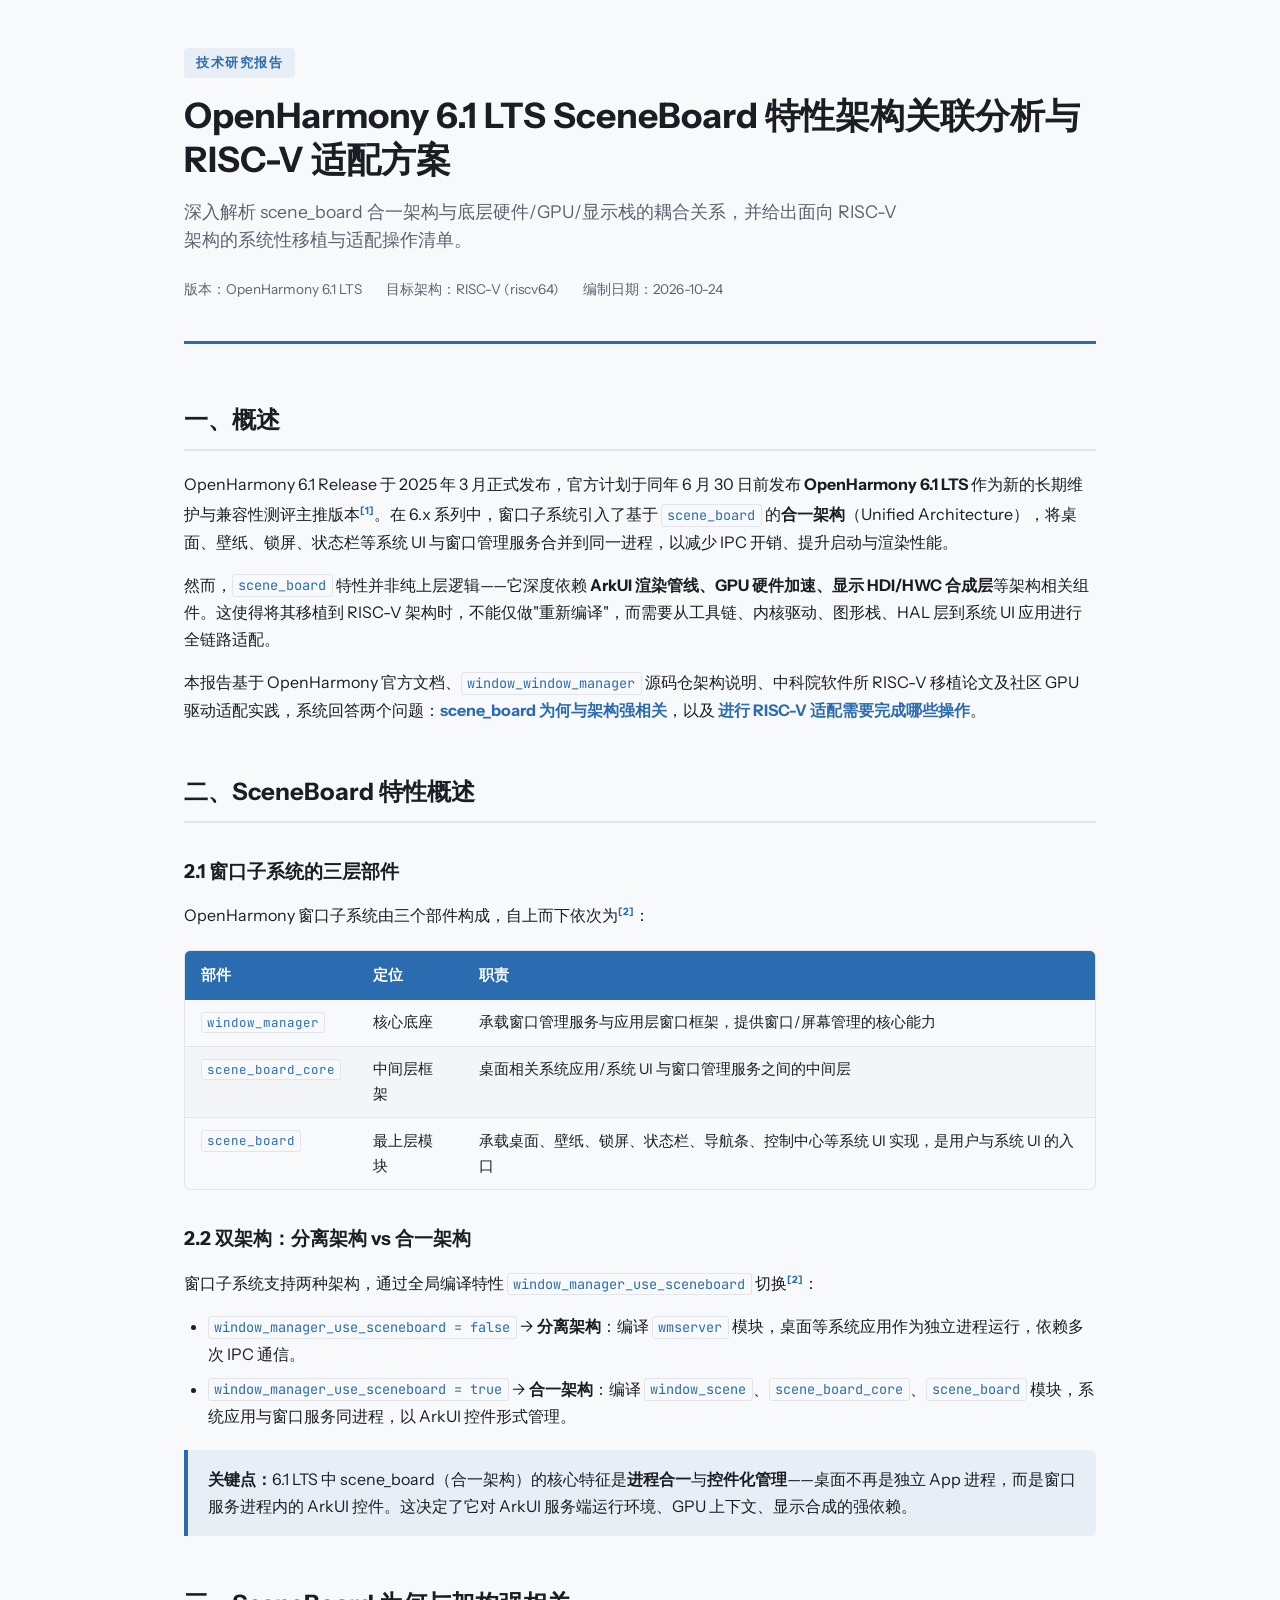
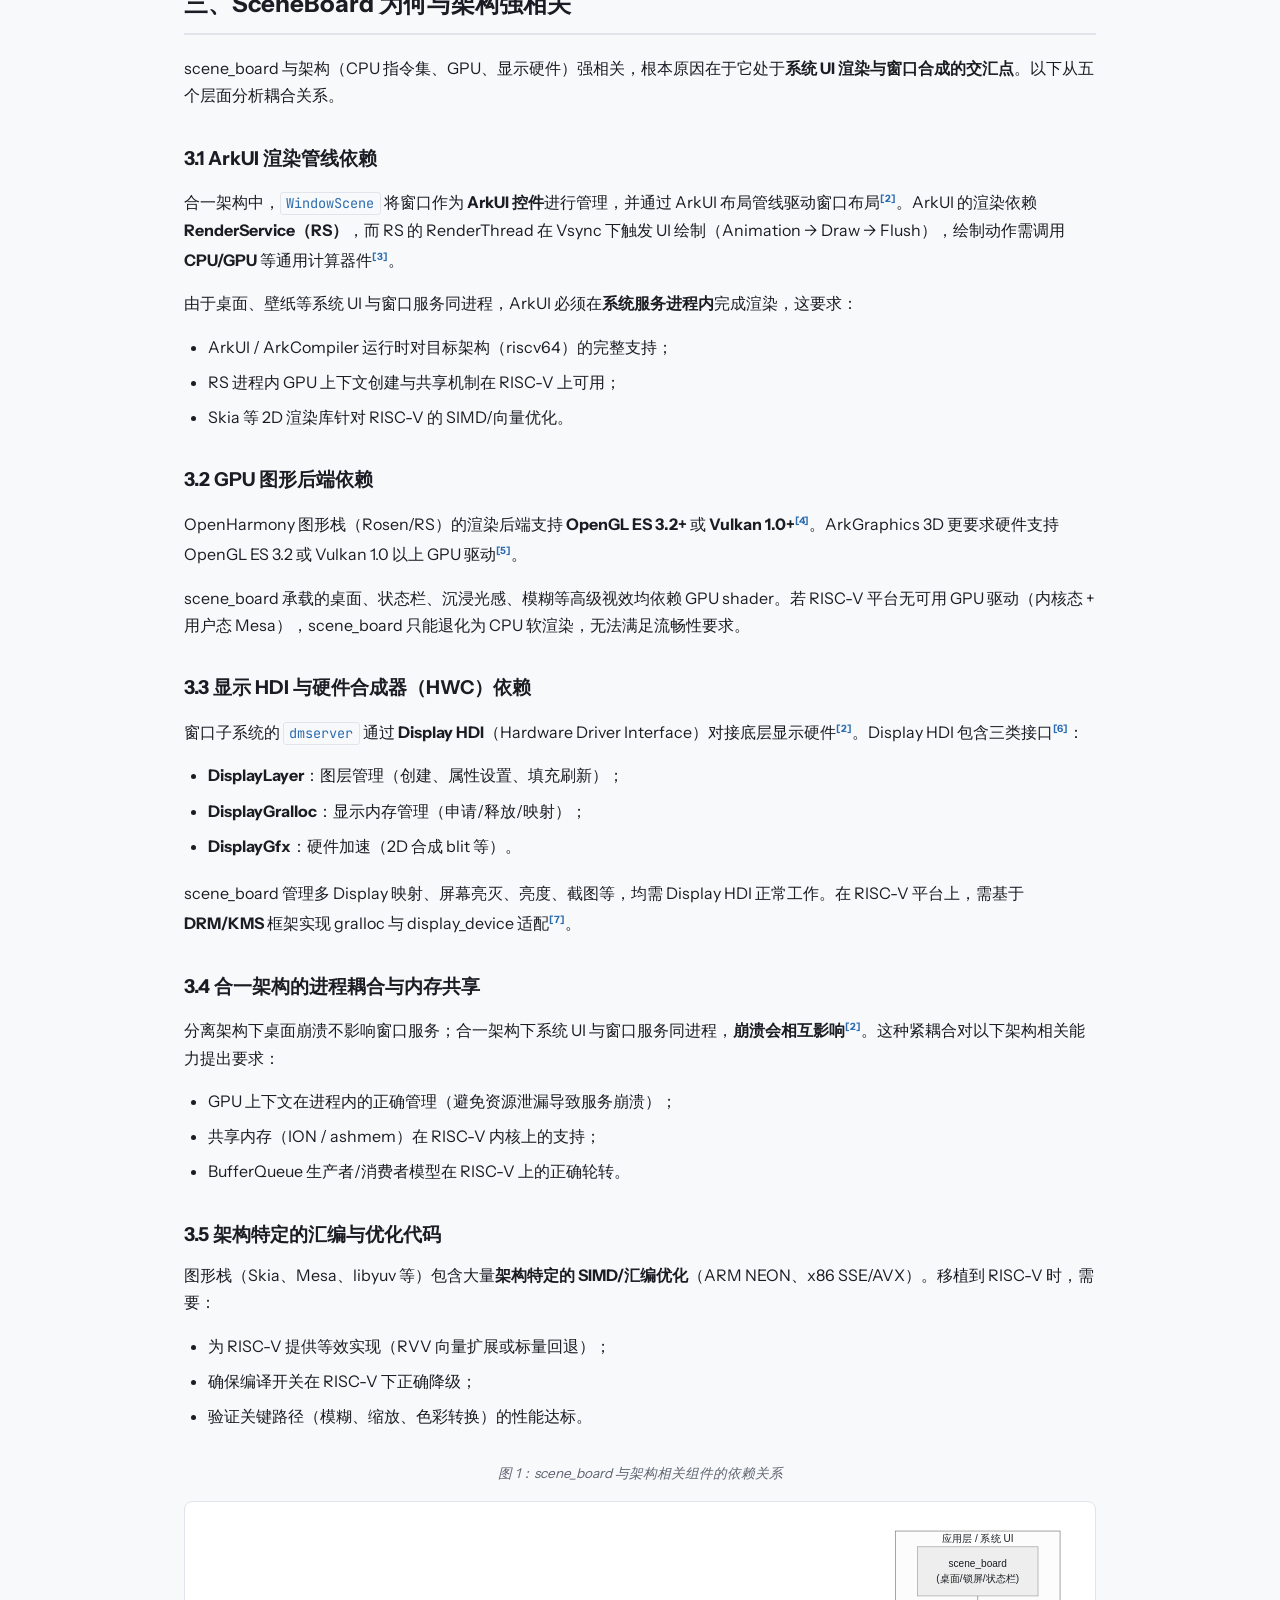
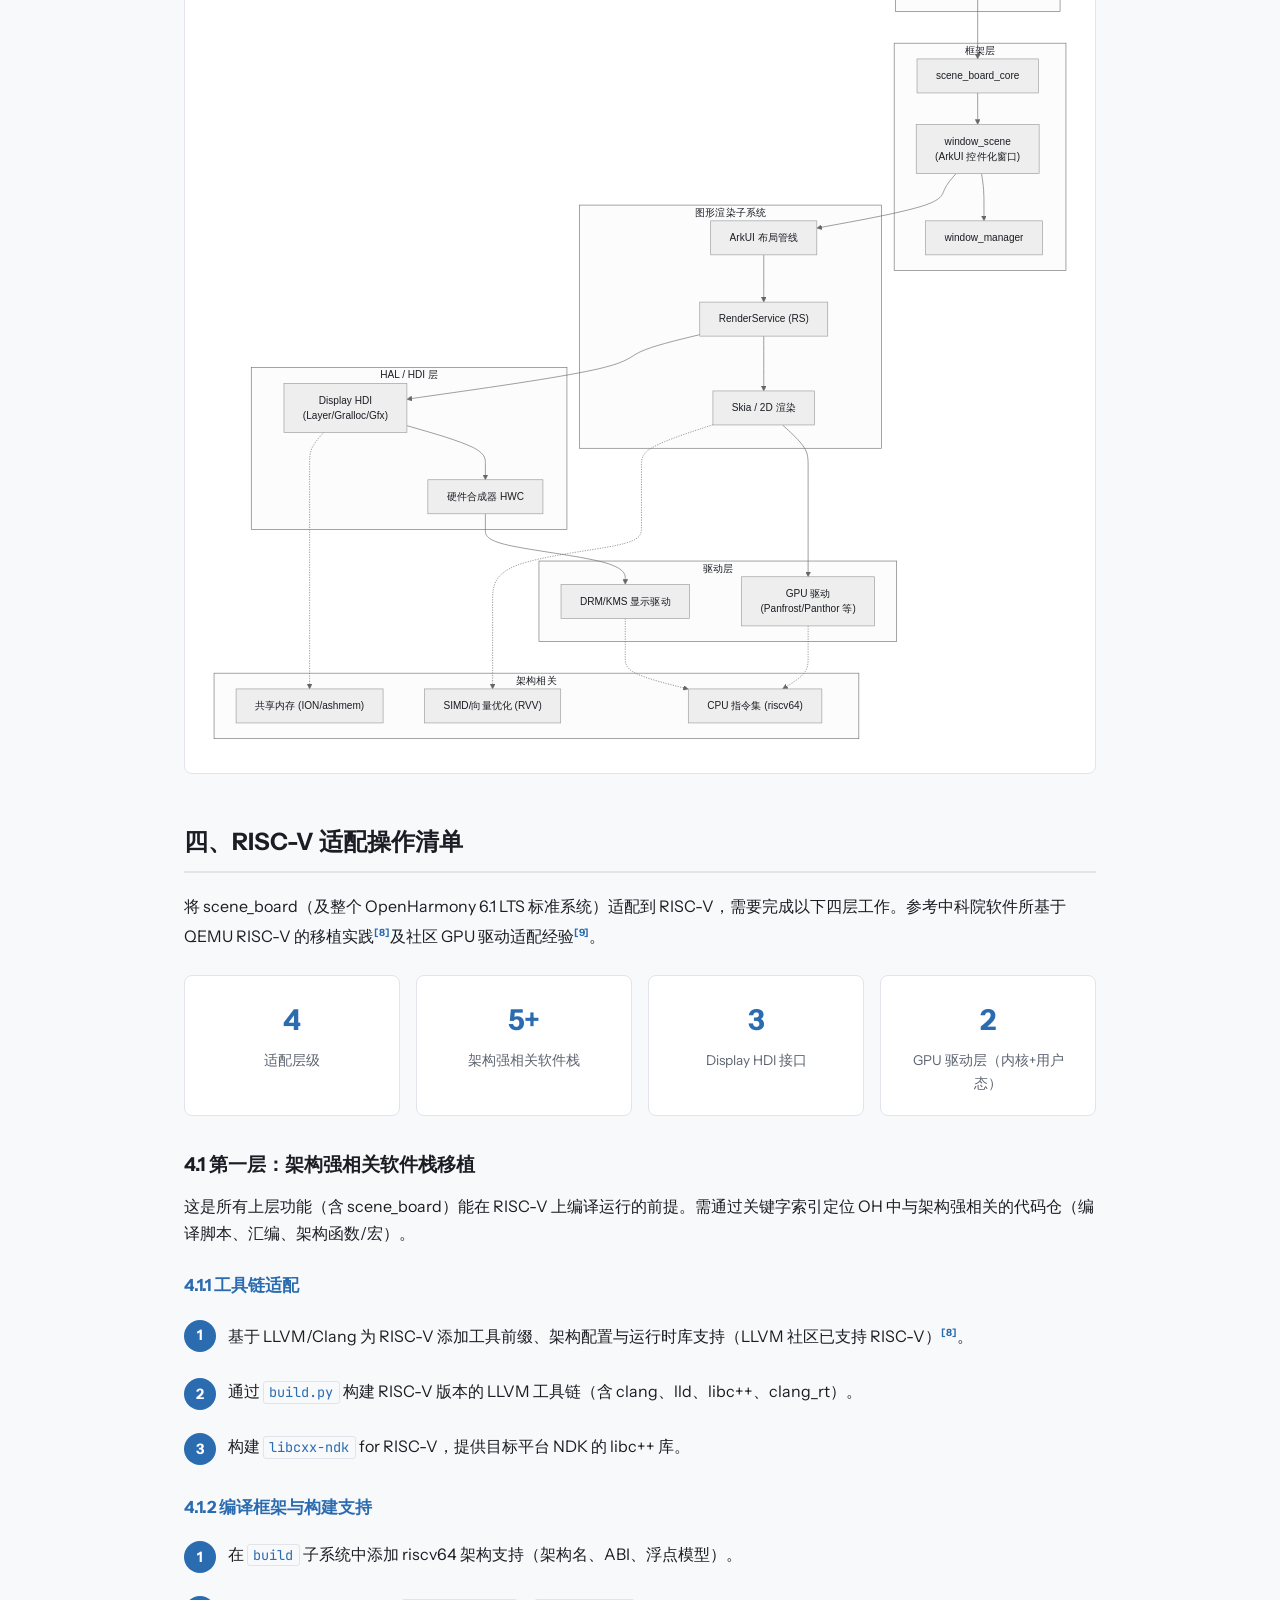
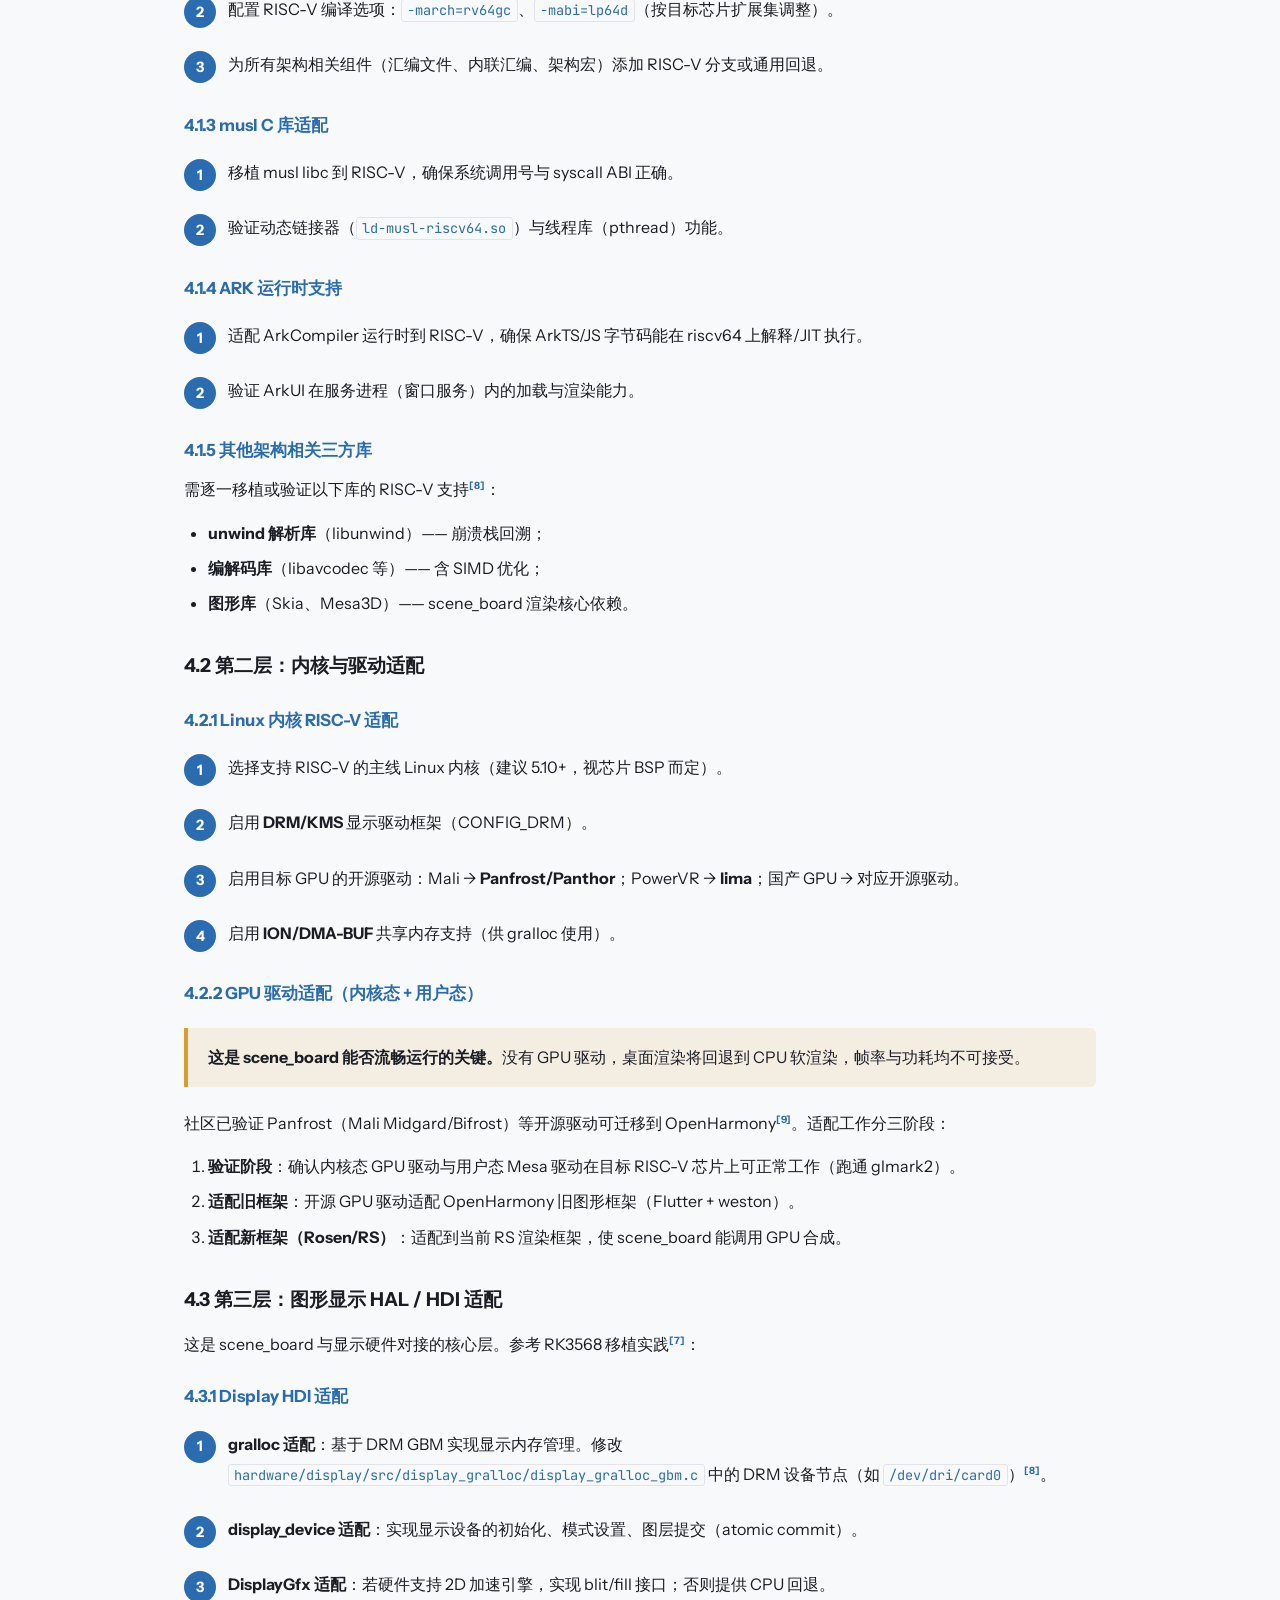
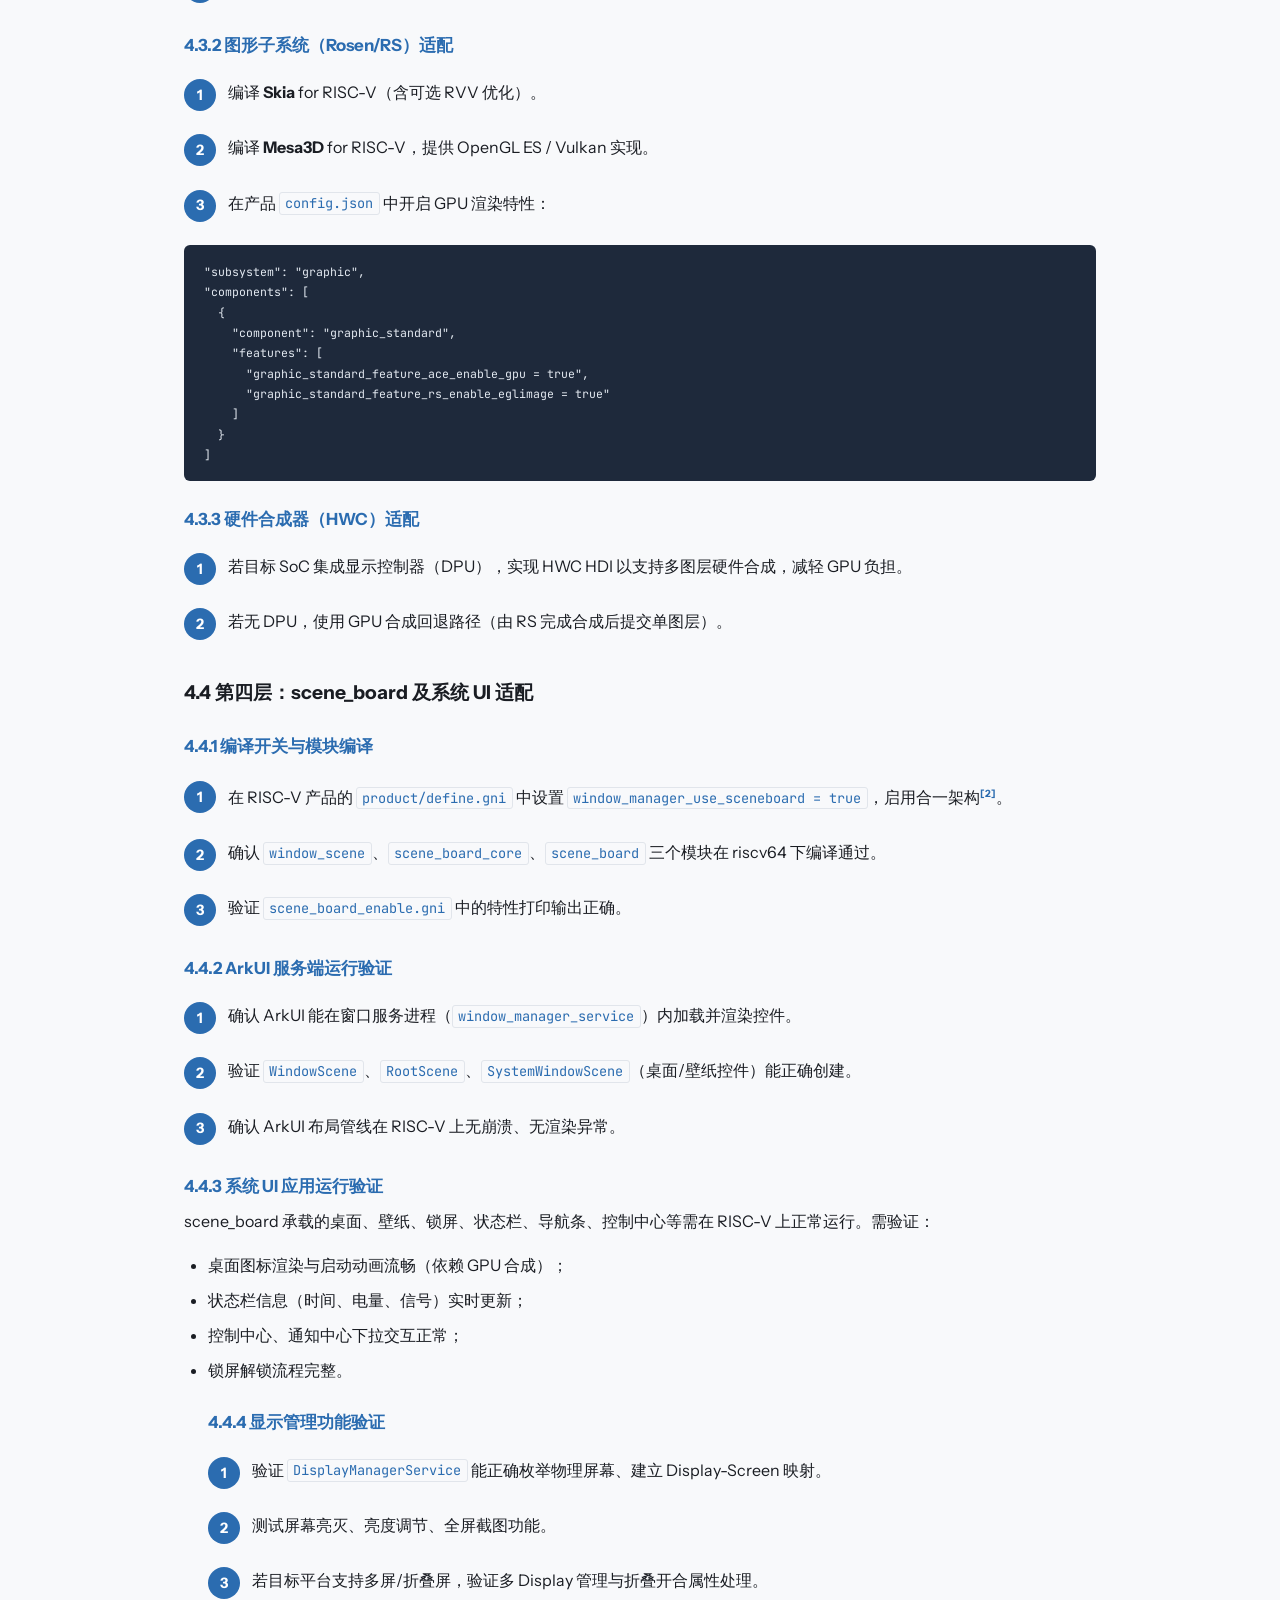
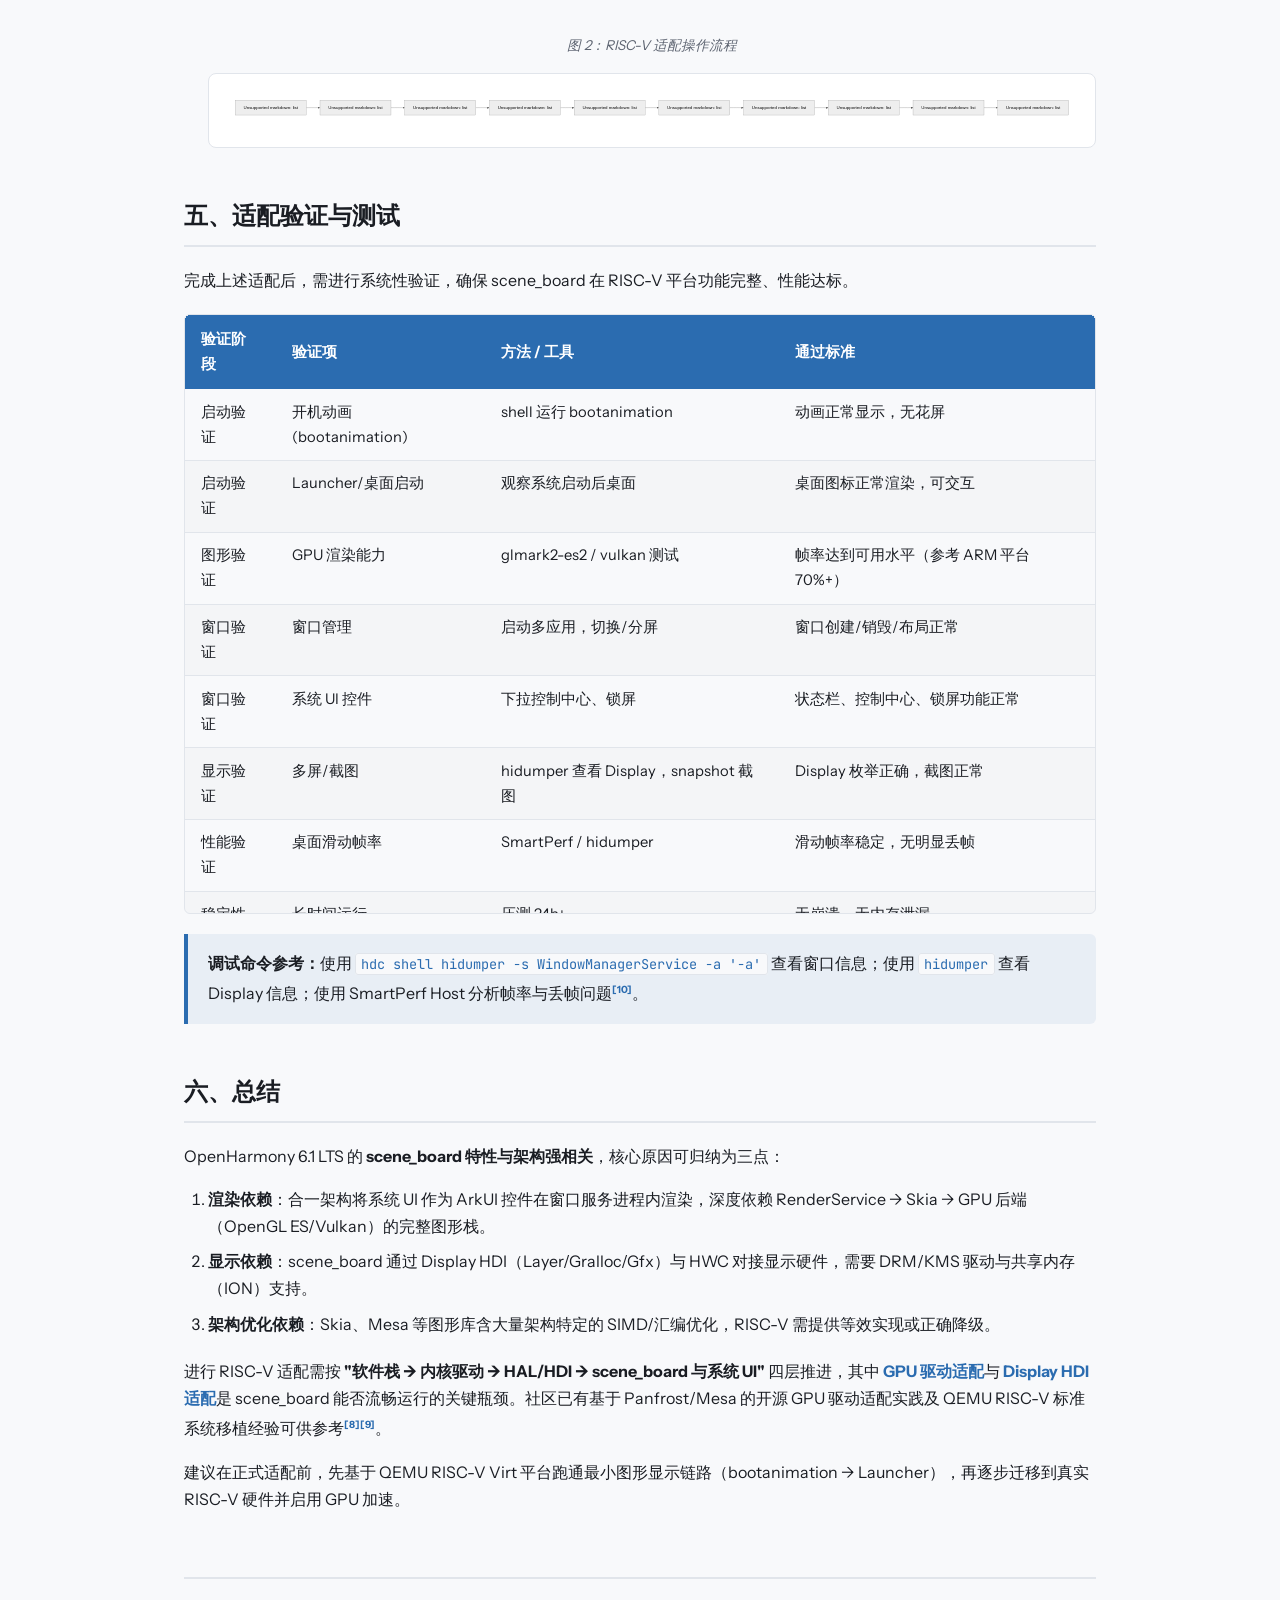
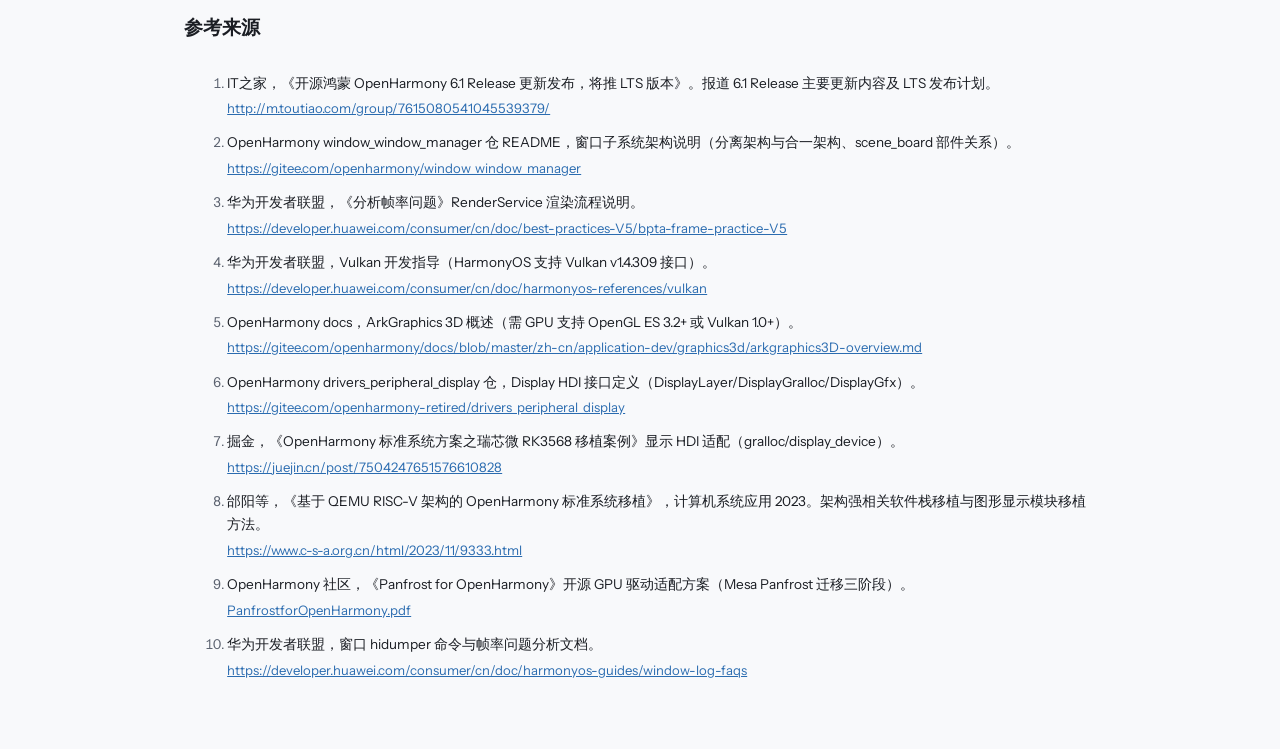
<file: openharmony-sceneboard-riscv-adaptation/openharmony-sceneboard-riscv-adaptation.html>
<!-- Generated by Trae Work -->
<!DOCTYPE html>
<html lang="zh-CN">
<head>
<meta charset="UTF-8">
<meta name="viewport" content="width=device-width, initial-scale=1.0">
<title>OpenHarmony 6.1 LTS SceneBoard 特性架构关联分析与 RISC-V 适配方案</title>
<style>
@font-face {
  font-family: 'InstrumentSans';
  src: url('./_shared/fonts/InstrumentSans-Regular.ttf') format('truetype');
  font-weight: 400;
}
@font-face {
  font-family: 'InstrumentSans';
  src: url('./_shared/fonts/InstrumentSans-Bold.ttf') format('truetype');
  font-weight: 700;
}
@font-face {
  font-family: 'JetBrainsMono';
  src: url('./_shared/fonts/JetBrainsMono-Regular.ttf') format('truetype');
  font-weight: 400;
}
@font-face {
  font-family: 'JetBrainsMono';
  src: url('./_shared/fonts/JetBrainsMono-Bold.ttf') format('truetype');
  font-weight: 700;
}

:root {
  --bg: #f8f9fb;
  --bg2: #ffffff;
  --ink: #1a1d23;
  --muted: #5c6370;
  --rule: #e1e5eb;
  --accent: #2b6cb0;
  --accent2: #d69e2e;
  --accent-soft: rgba(43, 108, 176, 0.08);
  --accent2-soft: rgba(214, 158, 46, 0.12);
}

* { box-sizing: border-box; margin: 0; padding: 0; }

body {
  font-family: 'InstrumentSans', -apple-system, BlinkMacSystemFont, 'Segoe UI', sans-serif;
  background: var(--bg);
  color: var(--ink);
  font-size: 16px;
  line-height: 1.7;
  -webkit-font-smoothing: antialiased;
}

.container {
  max-width: 960px;
  margin: 0 auto;
  padding: 3rem 1.5rem;
}

header.cover {
  margin-bottom: 3.5rem;
  padding-bottom: 2.5rem;
  border-bottom: 3px solid var(--accent);
}

header.cover .eyebrow {
  display: inline-block;
  font-size: 0.8rem;
  font-weight: 700;
  letter-spacing: 0.12em;
  text-transform: uppercase;
  color: var(--accent);
  margin-bottom: 1rem;
  padding: 0.25rem 0.75rem;
  background: var(--accent-soft);
  border-radius: 4px;
}

header.cover h1 {
  font-size: 2.2rem;
  font-weight: 700;
  line-height: 1.25;
  color: var(--ink);
  margin-bottom: 1rem;
}

header.cover .subtitle {
  font-size: 1.1rem;
  color: var(--muted);
  line-height: 1.6;
  max-width: 720px;
}

header.cover .meta {
  margin-top: 1.5rem;
  font-size: 0.85rem;
  color: var(--muted);
  display: flex;
  gap: 1.5rem;
  flex-wrap: wrap;
}

h2 {
  font-size: 1.5rem;
  font-weight: 700;
  color: var(--ink);
  margin: 3rem 0 1.25rem;
  padding-bottom: 0.5rem;
  border-bottom: 2px solid var(--rule);
}

h3 {
  font-size: 1.2rem;
  font-weight: 700;
  color: var(--ink);
  margin: 2rem 0 0.75rem;
}

h4 {
  font-size: 1.05rem;
  font-weight: 700;
  color: var(--accent);
  margin: 1.5rem 0 0.5rem;
}

p {
  margin-bottom: 1rem;
  color: var(--ink);
}

ul, ol {
  margin: 0.75rem 0 1.25rem 1.5rem;
}

li {
  margin-bottom: 0.5rem;
}

strong {
  color: var(--ink);
  font-weight: 700;
}

mark.key {
  background: none;
  color: var(--accent);
  font-weight: 600;
}

.callout {
  background: var(--accent-soft);
  border-left: 4px solid var(--accent);
  padding: 1rem 1.25rem;
  margin: 1.25rem 0;
  border-radius: 0 6px 6px 0;
}

.callout.warn {
  background: var(--accent2-soft);
  border-left-color: var(--accent2);
}

.callout p { margin-bottom: 0; }

.table-wrap {
  overflow-x: auto;
  overflow-y: auto;
  max-height: 600px;
  margin: 1.25rem 0;
  border: 1px solid var(--rule);
  border-radius: 6px;
}

table {
  width: 100%;
  border-collapse: collapse;
  font-size: 0.92rem;
}

thead th {
  background: var(--accent);
  color: #fff;
  text-align: left;
  padding: 0.75rem 1rem;
  font-weight: 600;
  position: sticky;
  top: 0;
  z-index: 1;
}

tbody td {
  padding: 0.65rem 1rem;
  border-bottom: 1px solid var(--rule);
  vertical-align: top;
}

tbody tr:last-child td { border-bottom: none; }

tbody tr:nth-child(even) { background: rgba(0,0,0,0.015); }

code {
  font-family: 'JetBrainsMono', monospace;
  font-size: 0.85em;
  background: var(--bg);
  color: var(--accent);
  padding: 0.1em 0.4em;
  border-radius: 3px;
  border: 1px solid var(--rule);
}

pre {
  font-family: 'JetBrainsMono', monospace;
  font-size: 0.85rem;
  background: #1e293b;
  color: #e2e8f0;
  padding: 1rem 1.25rem;
  border-radius: 6px;
  overflow-x: auto;
  margin: 1rem 0;
  line-height: 1.5;
}

pre code {
  background: none;
  border: none;
  color: inherit;
  padding: 0;
}

.diagram {
  margin: 2rem 0;
  text-align: center;
}

.diagram figcaption {
  font-size: 0.85rem;
  color: var(--muted);
  margin-top: 0.75rem;
  font-style: italic;
}

.mermaid {
  background: var(--bg2);
  padding: 1.5rem;
  border-radius: 8px;
  border: 1px solid var(--rule);
  overflow-x: auto;
}

.step-list {
  counter-reset: step;
  list-style: none;
  margin-left: 0;
}

.step-list > li {
  counter-increment: step;
  position: relative;
  padding: 0.5rem 0 0.5rem 2.75rem;
  margin-bottom: 0.75rem;
}

.step-list > li::before {
  content: counter(step);
  position: absolute;
  left: 0;
  top: 0.5rem;
  width: 2rem;
  height: 2rem;
  background: var(--accent);
  color: #fff;
  border-radius: 50%;
  display: flex;
  align-items: center;
  justify-content: center;
  font-weight: 700;
  font-size: 0.9rem;
}

.tag {
  display: inline-block;
  font-size: 0.75rem;
  font-weight: 600;
  padding: 0.15rem 0.5rem;
  border-radius: 4px;
  margin-right: 0.4rem;
}

.tag-blue { background: var(--accent-soft); color: var(--accent); }
.tag-amber { background: var(--accent2-soft); color: var(--accent2); }

.kpi-grid {
  display: grid;
  grid-template-columns: repeat(auto-fit, minmax(180px, 1fr));
  gap: 1rem;
  margin: 1.5rem 0;
}

.kpi-card {
  background: var(--bg2);
  border: 1px solid var(--rule);
  border-radius: 8px;
  padding: 1.25rem;
  text-align: center;
}

.kpi-card .num {
  font-size: 1.8rem;
  font-weight: 700;
  color: var(--accent);
}

.kpi-card .label {
  font-size: 0.85rem;
  color: var(--muted);
  margin-top: 0.25rem;
}

footer {
  margin-top: 4rem;
  padding-top: 2rem;
  border-top: 2px solid var(--rule);
}

footer .sources h2 {
  font-size: 1.2rem;
  border-bottom: none;
  margin-top: 0;
}

footer .sources ol {
  padding-left: 1.2rem;
  font-size: 0.85rem;
  color: var(--muted);
}

footer .sources li {
  margin-bottom: 0.75rem;
  overflow-wrap: break-word;
  word-break: break-all;
}

footer .sources .src-title {
  color: var(--ink);
  word-break: normal;
}

footer .sources .src-url {
  display: block;
  margin-top: 0.15rem;
  font-size: 0.82rem;
  color: var(--accent);
  word-break: break-all;
}

footer .sources a {
  word-break: break-all;
}

sup a {
  color: var(--accent);
  text-decoration: none;
  font-size: 0.75em;
  font-weight: 600;
}

sup a:hover { text-decoration: underline; }

@media (max-width: 768px) {
  .container { padding: 1.5rem 1rem; }
  header.cover h1 { font-size: 1.6rem; }
  h2 { font-size: 1.25rem; }
  h3 { font-size: 1.1rem; }
  .kpi-grid { grid-template-columns: 1fr; }
}

@media print {
  body { background: #fff; }
  .diagram { page-break-inside: avoid; }
  h2 { page-break-before: always; }
  header.cover { page-break-after: always; }
}
</style>
</head>
<body>
<div class="container">

<header class="cover">
  <span class="eyebrow">技术研究报告</span>
  <h1>OpenHarmony 6.1 LTS SceneBoard 特性架构关联分析与 RISC-V 适配方案</h1>
  <p class="subtitle">深入解析 scene_board 合一架构与底层硬件/GPU/显示栈的耦合关系，并给出面向 RISC-V 架构的系统性移植与适配操作清单。</p>
  <div class="meta">
    <span>版本：OpenHarmony 6.1 LTS</span>
    <span>目标架构：RISC-V (riscv64)</span>
    <span>编制日期：2026-10-24</span>
  </div>
</header>

<section id="overview">
  <h2>一、概述</h2>
  <p>OpenHarmony 6.1 Release 于 2025 年 3 月正式发布，官方计划于同年 6 月 30 日前发布 <strong>OpenHarmony 6.1 LTS</strong> 作为新的长期维护与兼容性测评主推版本<sup><a href="#cite-1">[1]</a></sup>。在 6.x 系列中，窗口子系统引入了基于 <code>scene_board</code> 的<strong>合一架构</strong>（Unified Architecture），将桌面、壁纸、锁屏、状态栏等系统 UI 与窗口管理服务合并到同一进程，以减少 IPC 开销、提升启动与渲染性能。</p>
  <p>然而，<code>scene_board</code> 特性并非纯上层逻辑——它深度依赖 <strong>ArkUI 渲染管线、GPU 硬件加速、显示 HDI/HWC 合成层</strong>等架构相关组件。这使得将其移植到 RISC-V 架构时，不能仅做"重新编译"，而需要从工具链、内核驱动、图形栈、HAL 层到系统 UI 应用进行全链路适配。</p>
  <p>本报告基于 OpenHarmony 官方文档、<code>window_window_manager</code> 源码仓架构说明、中科院软件所 RISC-V 移植论文及社区 GPU 驱动适配实践，系统回答两个问题：<mark class="key">scene_board 为何与架构强相关</mark>，以及 <mark class="key">进行 RISC-V 适配需要完成哪些操作</mark>。</p>
</section>

<section id="what-is-sceneboard">
  <h2>二、SceneBoard 特性概述</h2>

  <h3>2.1 窗口子系统的三层部件</h3>
  <p>OpenHarmony 窗口子系统由三个部件构成，自上而下依次为<sup><a href="#cite-2">[2]</a></sup>：</p>

  <div class="table-wrap">
    <table>
      <thead>
        <tr><th>部件</th><th>定位</th><th>职责</th></tr>
      </thead>
      <tbody>
        <tr>
          <td><code>window_manager</code></td>
          <td>核心底座</td>
          <td>承载窗口管理服务与应用层窗口框架，提供窗口/屏幕管理的核心能力</td>
        </tr>
        <tr>
          <td><code>scene_board_core</code></td>
          <td>中间层框架</td>
          <td>桌面相关系统应用/系统 UI 与窗口管理服务之间的中间层</td>
        </tr>
        <tr>
          <td><code>scene_board</code></td>
          <td>最上层模块</td>
          <td>承载桌面、壁纸、锁屏、状态栏、导航条、控制中心等系统 UI 实现，是用户与系统 UI 的入口</td>
        </tr>
      </tbody>
    </table>
  </div>

  <h3>2.2 双架构：分离架构 vs 合一架构</h3>
  <p>窗口子系统支持两种架构，通过全局编译特性 <code>window_manager_use_sceneboard</code> 切换<sup><a href="#cite-2">[2]</a></sup>：</p>
  <ul>
    <li><code>window_manager_use_sceneboard = false</code> → <strong>分离架构</strong>：编译 <code>wmserver</code> 模块，桌面等系统应用作为独立进程运行，依赖多次 IPC 通信。</li>
    <li><code>window_manager_use_sceneboard = true</code> → <strong>合一架构</strong>：编译 <code>window_scene</code>、<code>scene_board_core</code>、<code>scene_board</code> 模块，系统应用与窗口服务同进程，以 ArkUI 控件形式管理。</li>
  </ul>

  <div class="callout">
    <p><strong>关键点：</strong>6.1 LTS 中 scene_board（合一架构）的核心特征是<strong>进程合一</strong>与<strong>控件化管理</strong>——桌面不再是独立 App 进程，而是窗口服务进程内的 ArkUI 控件。这决定了它对 ArkUI 服务端运行环境、GPU 上下文、显示合成的强依赖。</p>
  </div>
</section>

<section id="why-architecture">
  <h2>三、SceneBoard 为何与架构强相关</h2>
  <p>scene_board 与架构（CPU 指令集、GPU、显示硬件）强相关，根本原因在于它处于<strong>系统 UI 渲染与窗口合成的交汇点</strong>。以下从五个层面分析耦合关系。</p>

  <h3>3.1 ArkUI 渲染管线依赖</h3>
  <p>合一架构中，<code>WindowScene</code> 将窗口作为 <strong>ArkUI 控件</strong>进行管理，并通过 ArkUI 布局管线驱动窗口布局<sup><a href="#cite-2">[2]</a></sup>。ArkUI 的渲染依赖 <strong>RenderService（RS）</strong>，而 RS 的 RenderThread 在 Vsync 下触发 UI 绘制（Animation → Draw → Flush），绘制动作需调用 <strong>CPU/GPU</strong> 等通用计算器件<sup><a href="#cite-3">[3]</a></sup>。</p>
  <p>由于桌面、壁纸等系统 UI 与窗口服务同进程，ArkUI 必须在<strong>系统服务进程内</strong>完成渲染，这要求：</p>
  <ul>
    <li>ArkUI / ArkCompiler 运行时对目标架构（riscv64）的完整支持；</li>
    <li>RS 进程内 GPU 上下文创建与共享机制在 RISC-V 上可用；</li>
    <li>Skia 等 2D 渲染库针对 RISC-V 的 SIMD/向量优化。</li>
  </ul>

  <h3>3.2 GPU 图形后端依赖</h3>
  <p>OpenHarmony 图形栈（Rosen/RS）的渲染后端支持 <strong>OpenGL ES 3.2+</strong> 或 <strong>Vulkan 1.0+</strong><sup><a href="#cite-4">[4]</a></sup>。ArkGraphics 3D 更要求硬件支持 OpenGL ES 3.2 或 Vulkan 1.0 以上 GPU 驱动<sup><a href="#cite-5">[5]</a></sup>。</p>
  <p>scene_board 承载的桌面、状态栏、沉浸光感、模糊等高级视效均依赖 GPU shader。若 RISC-V 平台无可用 GPU 驱动（内核态 + 用户态 Mesa），scene_board 只能退化为 CPU 软渲染，无法满足流畅性要求。</p>

  <h3>3.3 显示 HDI 与硬件合成器（HWC）依赖</h3>
  <p>窗口子系统的 <code>dmserver</code> 通过 <strong>Display HDI</strong>（Hardware Driver Interface）对接底层显示硬件<sup><a href="#cite-2">[2]</a></sup>。Display HDI 包含三类接口<sup><a href="#cite-6">[6]</a></sup>：</p>
  <ul>
    <li><strong>DisplayLayer</strong>：图层管理（创建、属性设置、填充刷新）；</li>
    <li><strong>DisplayGralloc</strong>：显示内存管理（申请/释放/映射）；</li>
    <li><strong>DisplayGfx</strong>：硬件加速（2D 合成 blit 等）。</li>
  </ul>
  <p>scene_board 管理多 Display 映射、屏幕亮灭、亮度、截图等，均需 Display HDI 正常工作。在 RISC-V 平台上，需基于 <strong>DRM/KMS</strong> 框架实现 gralloc 与 display_device 适配<sup><a href="#cite-7">[7]</a></sup>。</p>

  <h3>3.4 合一架构的进程耦合与内存共享</h3>
  <p>分离架构下桌面崩溃不影响窗口服务；合一架构下系统 UI 与窗口服务同进程，<strong>崩溃会相互影响</strong><sup><a href="#cite-2">[2]</a></sup>。这种紧耦合对以下架构相关能力提出要求：</p>
  <ul>
    <li>GPU 上下文在进程内的正确管理（避免资源泄漏导致服务崩溃）；</li>
    <li>共享内存（ION / ashmem）在 RISC-V 内核上的支持；</li>
    <li>BufferQueue 生产者/消费者模型在 RISC-V 上的正确轮转。</li>
  </ul>

  <h3>3.5 架构特定的汇编与优化代码</h3>
  <p>图形栈（Skia、Mesa、libyuv 等）包含大量<strong>架构特定的 SIMD/汇编优化</strong>（ARM NEON、x86 SSE/AVX）。移植到 RISC-V 时，需要：</p>
  <ul>
    <li>为 RISC-V 提供等效实现（RVV 向量扩展或标量回退）；</li>
    <li>确保编译开关在 RISC-V 下正确降级；</li>
    <li>验证关键路径（模糊、缩放、色彩转换）的性能达标。</li>
  </ul>

  <figure class="diagram">
    <figcaption>图 1：scene_board 与架构相关组件的依赖关系</figcaption>
    <pre class="mermaid">
flowchart TB
    subgraph AppLayer["应用层 / 系统 UI"]
        SB["scene_board<br/>(桌面/锁屏/状态栏)"]
    end
    subgraph Framework["框架层"]
        SBC["scene_board_core"]
        WS["window_scene<br/>(ArkUI 控件化窗口)"]
        WM["window_manager"]
    end
    subgraph Graphic["图形渲染子系统"]
        RS["RenderService (RS)"]
        ARK["ArkUI 布局管线"]
        SK["Skia / 2D 渲染"]
    end
    subgraph HAL["HAL / HDI 层"]
        DHDI["Display HDI<br/>(Layer/Gralloc/Gfx)"]
        HWC["硬件合成器 HWC"]
    end
    subgraph Driver["驱动层"]
        DRM["DRM/KMS 显示驱动"]
        GPU["GPU 驱动<br/>(Panfrost/Panthor 等)"]
    end
    subgraph Arch["架构相关"]
        ISA["CPU 指令集 (riscv64)"]
        SIMD["SIMD/向量优化 (RVV)"]
        MEM["共享内存 (ION/ashmem)"]
    end

    SB --> SBC --> WS
    WS --> WM
    WS --> ARK
    ARK --> RS
    RS --> SK
    RS --> DHDI
    DHDI --> HWC
    HWC --> DRM
    SK --> GPU
    GPU -.-> ISA
    SK -.-> SIMD
    DHDI -.-> MEM
    DRM -.-> ISA
    </pre>
  </figure>
</section>

<section id="riscv-adaptation">
  <h2>四、RISC-V 适配操作清单</h2>
  <p>将 scene_board（及整个 OpenHarmony 6.1 LTS 标准系统）适配到 RISC-V，需要完成以下四层工作。参考中科院软件所基于 QEMU RISC-V 的移植实践<sup><a href="#cite-8">[8]</a></sup>及社区 GPU 驱动适配经验<sup><a href="#cite-9">[9]</a></sup>。</p>

  <div class="kpi-grid">
    <div class="kpi-card">
      <div class="num">4</div>
      <div class="label">适配层级</div>
    </div>
    <div class="kpi-card">
      <div class="num">5+</div>
      <div class="label">架构强相关软件栈</div>
    </div>
    <div class="kpi-card">
      <div class="num">3</div>
      <div class="label">Display HDI 接口</div>
    </div>
    <div class="kpi-card">
      <div class="num">2</div>
      <div class="label">GPU 驱动层（内核+用户态）</div>
    </div>
  </div>

  <h3>4.1 第一层：架构强相关软件栈移植</h3>
  <p>这是所有上层功能（含 scene_board）能在 RISC-V 上编译运行的前提。需通过关键字索引定位 OH 中与架构强相关的代码仓（编译脚本、汇编、架构函数/宏）。</p>

  <h4>4.1.1 工具链适配</h4>
  <ol class="step-list">
    <li>基于 LLVM/Clang 为 RISC-V 添加工具前缀、架构配置与运行时库支持（LLVM 社区已支持 RISC-V）<sup><a href="#cite-8">[8]</a></sup>。</li>
    <li>通过 <code>build.py</code> 构建 RISC-V 版本的 LLVM 工具链（含 clang、lld、libc++、clang_rt）。</li>
    <li>构建 <code>libcxx-ndk</code> for RISC-V，提供目标平台 NDK 的 libc++ 库。</li>
  </ol>

  <h4>4.1.2 编译框架与构建支持</h4>
  <ol class="step-list">
    <li>在 <code>build</code> 子系统中添加 riscv64 架构支持（架构名、ABI、浮点模型）。</li>
    <li>配置 RISC-V 编译选项：<code>-march=rv64gc</code>、<code>-mabi=lp64d</code>（按目标芯片扩展集调整）。</li>
    <li>为所有架构相关组件（汇编文件、内联汇编、架构宏）添加 RISC-V 分支或通用回退。</li>
  </ol>

  <h4>4.1.3 musl C 库适配</h4>
  <ol class="step-list">
    <li>移植 musl libc 到 RISC-V，确保系统调用号与 syscall ABI 正确。</li>
    <li>验证动态链接器（<code>ld-musl-riscv64.so</code>）与线程库（pthread）功能。</li>
  </ol>

  <h4>4.1.4 ARK 运行时支持</h4>
  <ol class="step-list">
    <li>适配 ArkCompiler 运行时到 RISC-V，确保 ArkTS/JS 字节码能在 riscv64 上解释/JIT 执行。</li>
    <li>验证 ArkUI 在服务进程（窗口服务）内的加载与渲染能力。</li>
  </ol>

  <h4>4.1.5 其他架构相关三方库</h4>
  <p>需逐一移植或验证以下库的 RISC-V 支持<sup><a href="#cite-8">[8]</a></sup>：</p>
  <ul>
    <li><strong>unwind 解析库</strong>（libunwind）—— 崩溃栈回溯；</li>
    <li><strong>编解码库</strong>（libavcodec 等）—— 含 SIMD 优化；</li>
    <li><strong>图形库</strong>（Skia、Mesa3D）—— scene_board 渲染核心依赖。</li>
  </ul>

  <h3>4.2 第二层：内核与驱动适配</h3>

  <h4>4.2.1 Linux 内核 RISC-V 适配</h4>
  <ol class="step-list">
    <li>选择支持 RISC-V 的主线 Linux 内核（建议 5.10+，视芯片 BSP 而定）。</li>
    <li>启用 <strong>DRM/KMS</strong> 显示驱动框架（CONFIG_DRM）。</li>
    <li>启用目标 GPU 的开源驱动：Mali → <strong>Panfrost/Panthor</strong>；PowerVR → <strong>lima</strong>；国产 GPU → 对应开源驱动。</li>
    <li>启用 <strong>ION/DMA-BUF</strong> 共享内存支持（供 gralloc 使用）。</li>
  </ol>

  <h4>4.2.2 GPU 驱动适配（内核态 + 用户态）</h4>
  <div class="callout warn">
    <p><strong>这是 scene_board 能否流畅运行的关键。</strong>没有 GPU 驱动，桌面渲染将回退到 CPU 软渲染，帧率与功耗均不可接受。</p>
  </div>
  <p>社区已验证 Panfrost（Mali Midgard/Bifrost）等开源驱动可迁移到 OpenHarmony<sup><a href="#cite-9">[9]</a></sup>。适配工作分三阶段：</p>
  <ol>
    <li><strong>验证阶段</strong>：确认内核态 GPU 驱动与用户态 Mesa 驱动在目标 RISC-V 芯片上可正常工作（跑通 glmark2）。</li>
    <li><strong>适配旧框架</strong>：开源 GPU 驱动适配 OpenHarmony 旧图形框架（Flutter + weston）。</li>
    <li><strong>适配新框架（Rosen/RS）</strong>：适配到当前 RS 渲染框架，使 scene_board 能调用 GPU 合成。</li>
  </ol>

  <h3>4.3 第三层：图形显示 HAL / HDI 适配</h3>
  <p>这是 scene_board 与显示硬件对接的核心层。参考 RK3568 移植实践<sup><a href="#cite-7">[7]</a></sup>：</p>

  <h4>4.3.1 Display HDI 适配</h4>
  <ol class="step-list">
    <li><strong>gralloc 适配</strong>：基于 DRM GBM 实现显示内存管理。修改 <code>hardware/display/src/display_gralloc/display_gralloc_gbm.c</code> 中的 DRM 设备节点（如 <code>/dev/dri/card0</code>）<sup><a href="#cite-8">[8]</a></sup>。</li>
    <li><strong>display_device 适配</strong>：实现显示设备的初始化、模式设置、图层提交（atomic commit）。</li>
    <li><strong>DisplayGfx 适配</strong>：若硬件支持 2D 加速引擎，实现 blit/fill 接口；否则提供 CPU 回退。</li>
  </ol>

  <h4>4.3.2 图形子系统（Rosen/RS）适配</h4>
  <ol class="step-list">
    <li>编译 <strong>Skia</strong> for RISC-V（含可选 RVV 优化）。</li>
    <li>编译 <strong>Mesa3D</strong> for RISC-V，提供 OpenGL ES / Vulkan 实现。</li>
    <li>在产品 <code>config.json</code> 中开启 GPU 渲染特性：</li>
  </ol>
  <pre><code>"subsystem": "graphic",
"components": [
  {
    "component": "graphic_standard",
    "features": [
      "graphic_standard_feature_ace_enable_gpu = true",
      "graphic_standard_feature_rs_enable_eglimage = true"
    ]
  }
]</code></pre>

  <h4>4.3.3 硬件合成器（HWC）适配</h4>
  <ol class="step-list">
    <li>若目标 SoC 集成显示控制器（DPU），实现 HWC HDI 以支持多图层硬件合成，减轻 GPU 负担。</li>
    <li>若无 DPU，使用 GPU 合成回退路径（由 RS 完成合成后提交单图层）。</li>
  </ol>

  <h3>4.4 第四层：scene_board 及系统 UI 适配</h3>

  <h4>4.4.1 编译开关与模块编译</h4>
  <ol class="step-list">
    <li>在 RISC-V 产品的 <code>product/define.gni</code> 中设置 <code>window_manager_use_sceneboard = true</code>，启用合一架构<sup><a href="#cite-2">[2]</a></sup>。</li>
    <li>确认 <code>window_scene</code>、<code>scene_board_core</code>、<code>scene_board</code> 三个模块在 riscv64 下编译通过。</li>
    <li>验证 <code>scene_board_enable.gni</code> 中的特性打印输出正确。</li>
  </ol>

  <h4>4.4.2 ArkUI 服务端运行验证</h4>
  <ol class="step-list">
    <li>确认 ArkUI 能在窗口服务进程（<code>window_manager_service</code>）内加载并渲染控件。</li>
    <li>验证 <code>WindowScene</code>、<code>RootScene</code>、<code>SystemWindowScene</code>（桌面/壁纸控件）能正确创建。</li>
    <li>确认 ArkUI 布局管线在 RISC-V 上无崩溃、无渲染异常。</li>
  </ol>

  <h4>4.4.3 系统 UI 应用运行验证</h4>
  <p>scene_board 承载的桌面、壁纸、锁屏、状态栏、导航条、控制中心等需在 RISC-V 上正常运行。需验证：</p>
  <ul>
    <li>桌面图标渲染与启动动画流畅（依赖 GPU 合成）；</li>
    <li>状态栏信息（时间、电量、信号）实时更新；</li>
    <li>控制中心、通知中心下拉交互正常；</li>
    <li>锁屏解锁流程完整。</li>
  </ol>

  <h4>4.4.4 显示管理功能验证</h4>
  <ol class="step-list">
    <li>验证 <code>DisplayManagerService</code> 能正确枚举物理屏幕、建立 Display-Screen 映射。</li>
    <li>测试屏幕亮灭、亮度调节、全屏截图功能。</li>
    <li>若目标平台支持多屏/折叠屏，验证多 Display 管理与折叠开合属性处理。</li>
  </ol>

  <figure class="diagram">
    <figcaption>图 2：RISC-V 适配操作流程</figcaption>
    <pre class="mermaid">
flowchart LR
    A["1. 工具链<br/>LLVM/Clang for RISC-V"] --> B["2. 编译框架<br/>build 子系统 riscv64"]
    B --> C["3. 基础库<br/>musl / libunwind / Skia / Mesa"]
    C --> D["4. ARK 运行时<br/>ArkCompiler for riscv64"]
    D --> E["5. 内核 & 驱动<br/>DRM/KMS + GPU 驱动"]
    E --> F["6. Display HDI<br/>gralloc / display_device / HWC"]
    F --> G["7. 图形子系统<br/>Rosen/RS + GPU 渲染"]
    G --> H["8. scene_board<br/>window_scene + scene_board_core"]
    H --> I["9. 系统 UI 验证<br/>桌面/状态栏/锁屏"]
    I --> J["10. 性能 & 兼容性测试"]
    </pre>
  </figure>
</section>

<section id="validation">
  <h2>五、适配验证与测试</h2>
  <p>完成上述适配后，需进行系统性验证，确保 scene_board 在 RISC-V 平台功能完整、性能达标。</p>

  <div class="table-wrap">
    <table>
      <thead>
        <tr><th>验证阶段</th><th>验证项</th><th>方法 / 工具</th><th>通过标准</th></tr>
      </thead>
      <tbody>
        <tr>
          <td>启动验证</td>
          <td>开机动画 (bootanimation)</td>
          <td>shell 运行 bootanimation</td>
          <td>动画正常显示，无花屏</td>
        </tr>
        <tr>
          <td>启动验证</td>
          <td>Launcher/桌面启动</td>
          <td>观察系统启动后桌面</td>
          <td>桌面图标正常渲染，可交互</td>
        </tr>
        <tr>
          <td>图形验证</td>
          <td>GPU 渲染能力</td>
          <td>glmark2-es2 / vulkan 测试</td>
          <td>帧率达到可用水平（参考 ARM 平台 70%+）</td>
        </tr>
        <tr>
          <td>窗口验证</td>
          <td>窗口管理</td>
          <td>启动多应用，切换/分屏</td>
          <td>窗口创建/销毁/布局正常</td>
        </tr>
        <tr>
          <td>窗口验证</td>
          <td>系统 UI 控件</td>
          <td>下拉控制中心、锁屏</td>
          <td>状态栏、控制中心、锁屏功能正常</td>
        </tr>
        <tr>
          <td>显示验证</td>
          <td>多屏/截图</td>
          <td>hidumper 查看 Display，snapshot 截图</td>
          <td>Display 枚举正确，截图正常</td>
        </tr>
        <tr>
          <td>性能验证</td>
          <td>桌面滑动帧率</td>
          <td>SmartPerf / hidumper</td>
          <td>滑动帧率稳定，无明显丢帧</td>
        </tr>
        <tr>
          <td>稳定性</td>
          <td>长时间运行</td>
          <td>压测 24h+</td>
          <td>无崩溃、无内存泄漏</td>
        </tr>
      </tbody>
    </table>
  </div>

  <div class="callout">
    <p><strong>调试命令参考：</strong>使用 <code>hdc shell hidumper -s WindowManagerService -a '-a'</code> 查看窗口信息；使用 <code>hidumper</code> 查看 Display 信息；使用 SmartPerf Host 分析帧率与丢帧问题<sup><a href="#cite-10">[10]</a></sup>。</p>
  </div>
</section>

<section id="summary">
  <h2>六、总结</h2>
  <p>OpenHarmony 6.1 LTS 的 <strong>scene_board 特性与架构强相关</strong>，核心原因可归纳为三点：</p>
  <ol>
    <li><strong>渲染依赖</strong>：合一架构将系统 UI 作为 ArkUI 控件在窗口服务进程内渲染，深度依赖 RenderService → Skia → GPU 后端（OpenGL ES/Vulkan）的完整图形栈。</li>
    <li><strong>显示依赖</strong>：scene_board 通过 Display HDI（Layer/Gralloc/Gfx）与 HWC 对接显示硬件，需要 DRM/KMS 驱动与共享内存（ION）支持。</li>
    <li><strong>架构优化依赖</strong>：Skia、Mesa 等图形库含大量架构特定的 SIMD/汇编优化，RISC-V 需提供等效实现或正确降级。</li>
  </ol>
  <p>进行 RISC-V 适配需按 <strong>"软件栈 → 内核驱动 → HAL/HDI → scene_board 与系统 UI"</strong> 四层推进，其中 <mark class="key">GPU 驱动适配</mark>与 <mark class="key">Display HDI 适配</mark>是 scene_board 能否流畅运行的关键瓶颈。社区已有基于 Panfrost/Mesa 的开源 GPU 驱动适配实践及 QEMU RISC-V 标准系统移植经验可供参考<sup><a href="#cite-8">[8]</a></sup><sup><a href="#cite-9">[9]</a></sup>。</p>
  <p>建议在正式适配前，先基于 QEMU RISC-V Virt 平台跑通最小图形显示链路（bootanimation → Launcher），再逐步迁移到真实 RISC-V 硬件并启用 GPU 加速。</p>
</section>

<footer>
  <div class="sources">
    <h2>参考来源</h2>
    <ol>
      <li id="cite-1">
        <span class="src-title">IT之家，《开源鸿蒙 OpenHarmony 6.1 Release 更新发布，将推 LTS 版本》。报道 6.1 Release 主要更新内容及 LTS 发布计划。</span>
        <a class="src-url" href="http://m.toutiao.com/group/7615080541045539379/" target="_blank" rel="noopener">http://m.toutiao.com/group/7615080541045539379/</a>
      </li>
      <li id="cite-2">
        <span class="src-title">OpenHarmony window_window_manager 仓 README，窗口子系统架构说明（分离架构与合一架构、scene_board 部件关系）。</span>
        <a class="src-url" href="https://gitee.com/openharmony/window_window_manager" target="_blank" rel="noopener">https://gitee.com/openharmony/window_window_manager</a>
      </li>
      <li id="cite-3">
        <span class="src-title">华为开发者联盟，《分析帧率问题》RenderService 渲染流程说明。</span>
        <a class="src-url" href="https://developer.huawei.com/consumer/cn/doc/best-practices-V5/bpta-frame-practice-V5" target="_blank" rel="noopener">https://developer.huawei.com/consumer/cn/doc/best-practices-V5/bpta-frame-practice-V5</a>
      </li>
      <li id="cite-4">
        <span class="src-title">华为开发者联盟，Vulkan 开发指导（HarmonyOS 支持 Vulkan v1.4.309 接口）。</span>
        <a class="src-url" href="https://developer.huawei.com/consumer/cn/doc/harmonyos-references/vulkan" target="_blank" rel="noopener">https://developer.huawei.com/consumer/cn/doc/harmonyos-references/vulkan</a>
      </li>
      <li id="cite-5">
        <span class="src-title">OpenHarmony docs，ArkGraphics 3D 概述（需 GPU 支持 OpenGL ES 3.2+ 或 Vulkan 1.0+）。</span>
        <a class="src-url" href="https://gitee.com/openharmony/docs/blob/master/zh-cn/application-dev/graphics3d/arkgraphics3D-overview.md" target="_blank" rel="noopener">https://gitee.com/openharmony/docs/blob/master/zh-cn/application-dev/graphics3d/arkgraphics3D-overview.md</a>
      </li>
      <li id="cite-6">
        <span class="src-title">OpenHarmony drivers_peripheral_display 仓，Display HDI 接口定义（DisplayLayer/DisplayGralloc/DisplayGfx）。</span>
        <a class="src-url" href="https://gitee.com/openharmony-retired/drivers_peripheral_display" target="_blank" rel="noopener">https://gitee.com/openharmony-retired/drivers_peripheral_display</a>
      </li>
      <li id="cite-7">
        <span class="src-title">掘金，《OpenHarmony 标准系统方案之瑞芯微 RK3568 移植案例》显示 HDI 适配（gralloc/display_device）。</span>
        <a class="src-url" href="https://juejin.cn/post/7504247651576610828" target="_blank" rel="noopener">https://juejin.cn/post/7504247651576610828</a>
      </li>
      <li id="cite-8">
        <span class="src-title">邰阳等，《基于 QEMU RISC-V 架构的 OpenHarmony 标准系统移植》，计算机系统应用 2023。架构强相关软件栈移植与图形显示模块移植方法。</span>
        <a class="src-url" href="https://www.c-s-a.org.cn/html/2023/11/9333.html" target="_blank" rel="noopener">https://www.c-s-a.org.cn/html/2023/11/9333.html</a>
      </li>
      <li id="cite-9">
        <span class="src-title">OpenHarmony 社区，《Panfrost for OpenHarmony》开源 GPU 驱动适配方案（Mesa Panfrost 迁移三阶段）。</span>
        <a class="src-url" href="https://lists.openatom.io/hyperkitty/list/dev@openharmony.io/message/HASVQ4T37EEYSFP3KDQXCITELNUH7R32/attachment/4/PanfrostforOpenHarmony.pdf" target="_blank" rel="noopener">PanfrostforOpenHarmony.pdf</a>
      </li>
      <li id="cite-10">
        <span class="src-title">华为开发者联盟，窗口 hidumper 命令与帧率问题分析文档。</span>
        <a class="src-url" href="https://developer.huawei.com/consumer/cn/doc/harmonyos-guides/window-log-faqs" target="_blank" rel="noopener">https://developer.huawei.com/consumer/cn/doc/harmonyos-guides/window-log-faqs</a>
      </li>
    </ol>
  </div>
</footer>

</div>

<script src="./_shared/js/mermaid.min.js"></script>
<script>
mermaid.initialize({ startOnLoad: true, theme: 'neutral', securityLevel: 'loose' });
</script>
</body>
</html>
</file>
<file: css/style.css>
/* ===== LinguaVerse 全局样式 ===== */
:root{
  --bg:#f6f8fc;
  --bg-soft:#eef2f9;
  --surface:#ffffff;
  --text:#1a2238;
  --text-muted:#6b7390;
  --border:#e6eaf3;
  --primary:#5b5bd6;
  --primary-dark:#4747c7;
  --primary-soft:#eef0ff;
  --accent:#ff7a59;
  --success:#22c55e;
  --warning:#f59e0b;
  --danger:#ef4444;
  --en:#3b82f6;
  --ja:#ec4899;
  --ko:#8b5cf6;
  --shadow:0 8px 24px rgba(30,41,80,.08);
  --shadow-lg:0 20px 50px rgba(30,41,80,.12);
  --radius:16px;
}
*{box-sizing:border-box;margin:0;padding:0}
html,body{height:100%}
body{
  font-family:'Inter','Noto Sans SC',system-ui,-apple-system,sans-serif;
  background:var(--bg);
  color:var(--text);
  line-height:1.6;
  -webkit-font-smoothing:antialiased;
}
a{color:inherit;text-decoration:none;cursor:pointer}
button{font-family:inherit;cursor:pointer;border:none;background:none}
img{max-width:100%}
.container{max-width:1200px;margin:0 auto;padding:0 24px}
.grad{background:linear-gradient(90deg,var(--primary),var(--accent));-webkit-background-clip:text;background-clip:text;color:transparent}
.muted{color:var(--text-muted);font-size:.9rem}
.link{color:var(--primary);font-weight:600;font-size:.9rem}
.link:hover{text-decoration:underline}

/* ===== 顶栏 ===== */
.topbar{
  position:sticky;top:0;z-index:50;
  background:rgba(255,255,255,.85);
  backdrop-filter:blur(12px);
  border-bottom:1px solid var(--border);
}
.nav-inner{display:flex;align-items:center;justify-content:space-between;height:68px}
.brand{display:flex;align-items:center;gap:10px;font-weight:800;font-size:1.25rem}
.brand-logo{font-size:1.6rem}
.brand-text span{color:var(--primary)}
.nav-links{display:flex;gap:8px}
.nav-links a{padding:8px 14px;border-radius:10px;font-weight:500;color:var(--text-muted);transition:.2s}
.nav-links a:hover{background:var(--bg-soft);color:var(--text)}
.nav-links a.active{background:var(--primary-soft);color:var(--primary)}
.nav-user{display:flex;align-items:center;gap:12px}
.avatar{width:38px;height:38px;border-radius:50%;background:linear-gradient(135deg,var(--primary),var(--accent));color:#fff;display:flex;align-items:center;justify-content:center;font-weight:700;font-size:.9rem}
.user-chip{display:flex;align-items:center;gap:10px;background:var(--bg-soft);padding:6px 14px 6px 6px;border-radius:999px}
.xp-pill{background:var(--primary);color:#fff;font-size:.75rem;font-weight:700;padding:3px 10px;border-radius:999px}

/* ===== 按钮 ===== */
.btn{display:inline-flex;align-items:center;justify-content:center;gap:8px;padding:10px 20px;border-radius:12px;font-weight:600;font-size:.95rem;transition:.2s}
.btn-primary{background:var(--primary);color:#fff}
.btn-primary:hover{background:var(--primary-dark);transform:translateY(-1px)}
.btn-ghost{background:var(--surface);color:var(--text);border:1px solid var(--border)}
.btn-ghost:hover{border-color:var(--primary);color:var(--primary)}
.btn-lg{padding:14px 28px;font-size:1rem}
.btn-sm{padding:6px 14px;font-size:.85rem}
.btn-block{width:100%}
.btn-accent{background:var(--accent);color:#fff}
.btn-accent:hover{filter:brightness(1.05)}

/* ===== Hero ===== */
.hero{
  display:grid;grid-template-columns:1.3fr 1fr;gap:40px;
  align-items:center;padding:48px 0 32px;
}
.hero-text h1{font-size:2.6rem;line-height:1.2;margin-bottom:16px;font-weight:800}
.hero-text p{font-size:1.1rem;color:var(--text-muted);margin-bottom:28px;max-width:520px}
.hero-actions{display:flex;gap:12px;flex-wrap:wrap}
.hero-stats{display:grid;grid-template-columns:1fr 1fr;gap:16px}
.stat-card{background:var(--surface);border-radius:var(--radius);padding:24px;box-shadow:var(--shadow)}
.stat-card .num{font-size:2rem;font-weight:800;color:var(--primary)}
.stat-card .lbl{color:var(--text-muted);font-size:.9rem}

/* ===== 区块 ===== */
.section{margin:40px 0}
.section-head{display:flex;align-items:center;justify-content:space-between;margin-bottom:20px}
.section-head h2{font-size:1.5rem;font-weight:700}

/* ===== 卡片网格 ===== */
.grid{display:grid;gap:20px}
.grid-2{grid-template-columns:repeat(2,1fr)}
.grid-3{grid-template-columns:repeat(3,1fr)}
.grid-4{grid-template-columns:repeat(4,1fr)}
.card{
  background:var(--surface);border-radius:var(--radius);padding:24px;
  box-shadow:var(--shadow);border:1px solid var(--border);
  transition:.25s;
}
.card:hover{transform:translateY(-3px);box-shadow:var(--shadow-lg)}

/* ===== 语言卡片 ===== */
.lang-card{position:relative;overflow:hidden;color:#fff;padding:28px;border-radius:var(--radius);cursor:pointer;transition:.25s}
.lang-card:hover{transform:translateY(-4px)}
.lang-card h3{font-size:1.4rem;margin-bottom:6px}
.lang-card .meta{font-size:.9rem;opacity:.9}
.lang-card .icon{font-size:2.4rem;margin-bottom:12px;display:block}
.lang-en{background:linear-gradient(135deg,#3b82f6,#1d4ed8)}
.lang-ja{background:linear-gradient(135deg,#ec4899,#be185d)}
.lang-ko{background:linear-gradient(135deg,#8b5cf6,#6d28d9)}

.lang-row{display:grid;grid-template-columns:repeat(3,1fr);gap:20px}

/* ===== 课程卡 ===== */
.course-card{display:flex;flex-direction:column}
.course-card .course-head{display:flex;align-items:center;gap:12px;margin-bottom:12px}
.course-flag{font-size:1.8rem}
.course-card h3{font-size:1.1rem}
.course-card .level{display:inline-block;padding:3px 10px;border-radius:999px;font-size:.75rem;font-weight:600;background:var(--primary-soft);color:var(--primary)}
.course-card .desc{color:var(--text-muted);font-size:.9rem;flex:1;margin:8px 0 16px}
.course-meta{display:flex;justify-content:space-between;align-items:center;font-size:.85rem;color:var(--text-muted)}
.progress-bar{height:6px;background:var(--bg-soft);border-radius:999px;overflow:hidden;margin:8px 0}
.progress-bar > span{display:block;height:100%;background:linear-gradient(90deg,var(--primary),var(--accent));border-radius:999px;transition:.4s}

/* ===== 课程详情 ===== */
.course-detail .course-banner{
  border-radius:var(--radius);padding:40px;color:#fff;margin-bottom:24px;
  display:flex;justify-content:space-between;align-items:flex-end;gap:24px;
}
.course-banner h1{font-size:2rem;margin-bottom:8px}
.lesson-list{display:flex;flex-direction:column;gap:12px}
.lesson-item{
  display:flex;align-items:center;gap:16px;padding:16px 20px;
  background:var(--surface);border:1px solid var(--border);border-radius:12px;
  cursor:pointer;transition:.2s;
}
.lesson-item:hover{border-color:var(--primary);background:var(--primary-soft)}
.lesson-num{width:36px;height:36px;border-radius:50%;background:var(--bg-soft);display:flex;align-items:center;justify-content:center;font-weight:700;flex-shrink:0}
.lesson-item.done .lesson-num{background:var(--success);color:#fff}
.lesson-info{flex:1}
.lesson-info h4{margin-bottom:2px}
.lesson-info p{font-size:.85rem;color:var(--text-muted)}

/* ===== 学习模块 ===== */
.module-card{text-align:center;padding:32px 20px;cursor:pointer}
.module-card .mod-icon{font-size:3rem;margin-bottom:12px}
.module-card h3{margin-bottom:6px}
.module-card p{font-size:.85rem;color:var(--text-muted)}

/* ===== 训练界面 ===== */
.trainer{max-width:720px;margin:0 auto}
.trainer-card{background:var(--surface);border-radius:var(--radius);padding:40px;box-shadow:var(--shadow-lg)}
.trainer .q-text{font-size:2rem;font-weight:700;text-align:center;margin:24px 0}
.trainer .q-sub{text-align:center;color:var(--text-muted);margin-bottom:24px}
.options{display:grid;grid-template-columns:1fr 1fr;gap:12px}
.option{padding:16px;border:2px solid var(--border);border-radius:12px;font-size:1rem;transition:.2s;text-align:left}
.option:hover{border-color:var(--primary);background:var(--primary-soft)}
.option.correct{border-color:var(--success);background:#dcfce7;color:#15803d}
.option.wrong{border-color:var(--danger);background:#fee2e2;color:#b91c1c}
.trainer-actions{display:flex;justify-content:space-between;margin-top:24px}
.score-bar{display:flex;justify-content:space-between;margin-bottom:16px;font-weight:600}

/* 单词卡片翻转 */
.flashcard{perspective:1000px;height:280px;margin:20px 0;cursor:pointer}
.flashcard-inner{position:relative;width:100%;height:100%;transition:transform .6s;transform-style:preserve-3d}
.flashcard.flipped .flashcard-inner{transform:rotateY(180deg)}
.flash-face{
  position:absolute;inset:0;border-radius:var(--radius);
  display:flex;flex-direction:column;align-items:center;justify-content:center;
  backface-visibility:hidden;padding:24px;text-align:center;
}
.flash-front{background:linear-gradient(135deg,var(--primary),var(--primary-dark));color:#fff}
.flash-back{background:var(--surface);border:2px solid var(--border);transform:rotateY(180deg)}
.flash-front .word{font-size:2.4rem;font-weight:800}
.flash-front .pron{opacity:.85;margin-top:8px}
.flash-back .meaning{font-size:1.6rem;font-weight:700}
.flash-back .example{color:var(--text-muted);margin-top:12px;font-style:italic}

/* 口语 */
.mic-btn{width:120px;height:120px;border-radius:50%;background:var(--primary);color:#fff;font-size:3rem;margin:24px auto;display:flex;align-items:center;justify-content:center;transition:.2s}
.mic-btn.recording{background:var(--danger);animation:pulse 1.2s infinite}
@keyframes pulse{0%,100%{box-shadow:0 0 0 0 rgba(239,68,68,.5)}50%{box-shadow:0 0 0 20px rgba(239,68,68,0)}}
.speech-result{background:var(--bg-soft);border-radius:12px;padding:16px;margin:16px 0;min-height:60px;text-align:center;font-size:1.2rem}

/* 听力 */
.audio-player{display:flex;align-items:center;gap:16px;justify-content:center;margin:24px 0}
.play-btn{width:64px;height:64px;border-radius:50%;background:var(--primary);color:#fff;font-size:1.5rem;display:flex;align-items:center;justify-content:center}

/* ===== 社区 ===== */
.community-layout{display:grid;grid-template-columns:1fr 320px;gap:24px}
.feed{display:flex;flex-direction:column;gap:16px}
.post{background:var(--surface);border:1px solid var(--border);border-radius:var(--radius);padding:20px}
.post-head{display:flex;align-items:center;gap:12px;margin-bottom:12px}
.post-author{font-weight:600}
.post-time{font-size:.8rem;color:var(--text-muted)}
.post-body{margin-bottom:12px}
.post-tags{display:flex;gap:8px;margin-bottom:12px}
.tag{padding:3px 10px;border-radius:999px;font-size:.75rem;background:var(--bg-soft);color:var(--text-muted)}
.post-actions{display:flex;gap:16px;color:var(--text-muted);font-size:.9rem}
.post-actions span{cursor:pointer;display:flex;align-items:center;gap:4px}
.post-actions span:hover{color:var(--primary)}
.sidebar{display:flex;flex-direction:column;gap:16px}
.sidebar .card h3{margin-bottom:12px;font-size:1rem}
#langTags{display:flex;flex-wrap:wrap;gap:8px}
#langTags .tag{cursor:pointer}
#langTags .tag.active{background:var(--primary);color:#fff}
#leaderboard{list-style:none;padding:0;counter-reset:rank}
#leaderboard li{display:flex;align-items:center;gap:10px;padding:8px 0;border-bottom:1px solid var(--border);counter-increment:rank}
#leaderboard li:last-child{border:none}
#leaderboard li::before{content:counter(rank);font-weight:800;color:var(--primary);width:20px}
#leaderboard .lb-name{flex:1}
#leaderboard .lb-xp{font-weight:700;color:var(--accent)}

/* ===== 成就 ===== */
.ach-summary{display:grid;grid-template-columns:repeat(3,1fr);gap:16px;margin-bottom:24px}
.ach-summary .stat-card .num{font-size:1.8rem}
.ach-card{text-align:center;padding:28px 16px}
.ach-card.locked{opacity:.4;filter:grayscale(1)}
.ach-icon{font-size:3rem;margin-bottom:8px}
.ach-card h4{font-size:1rem;margin-bottom:4px}
.ach-card p{font-size:.8rem;color:var(--text-muted)}

/* ===== 模态框 ===== */
.modal-mask{position:fixed;inset:0;background:rgba(20,24,40,.5);backdrop-filter:blur(4px);z-index:100;display:none;align-items:center;justify-content:center;padding:20px}
.modal-mask.show{display:flex}
.modal{background:var(--surface);border-radius:var(--radius);padding:32px;width:100%;max-width:420px;position:relative;box-shadow:var(--shadow-lg);animation:pop .25s}
@keyframes pop{from{transform:scale(.92);opacity:0}to{transform:scale(1);opacity:1}}
.modal-close{position:absolute;top:14px;right:14px;width:32px;height:32px;border-radius:50%;display:flex;align-items:center;justify-content:center;color:var(--text-muted)}
.modal-close:hover{background:var(--bg-soft)}
.auth-tabs{display:flex;gap:8px;margin-bottom:20px;border-bottom:2px solid var(--border)}
.auth-tab{flex:1;padding:12px;font-weight:600;color:var(--text-muted);border-bottom:2px solid transparent;margin-bottom:-2px}
.auth-tab.active{color:var(--primary);border-color:var(--primary)}
.field{margin-bottom:16px}
.field label{display:block;font-size:.85rem;font-weight:600;margin-bottom:6px}
.field input{width:100%;padding:12px 14px;border:1px solid var(--border);border-radius:10px;font-size:1rem;transition:.2s}
.field input:focus{outline:none;border-color:var(--primary);box-shadow:0 0 0 3px var(--primary-soft)}
.auth-error{color:var(--danger);font-size:.85rem;min-height:20px;margin-bottom:8px}
.auth-hint{text-align:center;font-size:.8rem;color:var(--text-muted);margin-top:14px}

/* ===== Toast ===== */
.toast{position:fixed;top:80px;left:50%;transform:translateX(-50%) translateY(-20px);background:var(--text);color:#fff;padding:12px 24px;border-radius:10px;font-size:.9rem;z-index:200;opacity:0;transition:.3s;pointer-events:none}
.toast.show{opacity:1;transform:translateX(-50%) translateY(0)}
.toast.success{background:var(--success)}
.toast.error{background:var(--danger)}

/* ===== 响应式 ===== */
@media(max-width:900px){
  .hero{grid-template-columns:1fr}
  .hero-text h1{font-size:2rem}
  .grid-3,.grid-4,.lang-row{grid-template-columns:1fr 1fr}
  .community-layout{grid-template-columns:1fr}
  .nav-links{display:none}
}
@media(max-width:560px){
  .grid-3,.grid-4,.lang-row,.grid-2{grid-template-columns:1fr}
  .options{grid-template-columns:1fr}
  .ach-summary{grid-template-columns:1fr}
}
</file>
